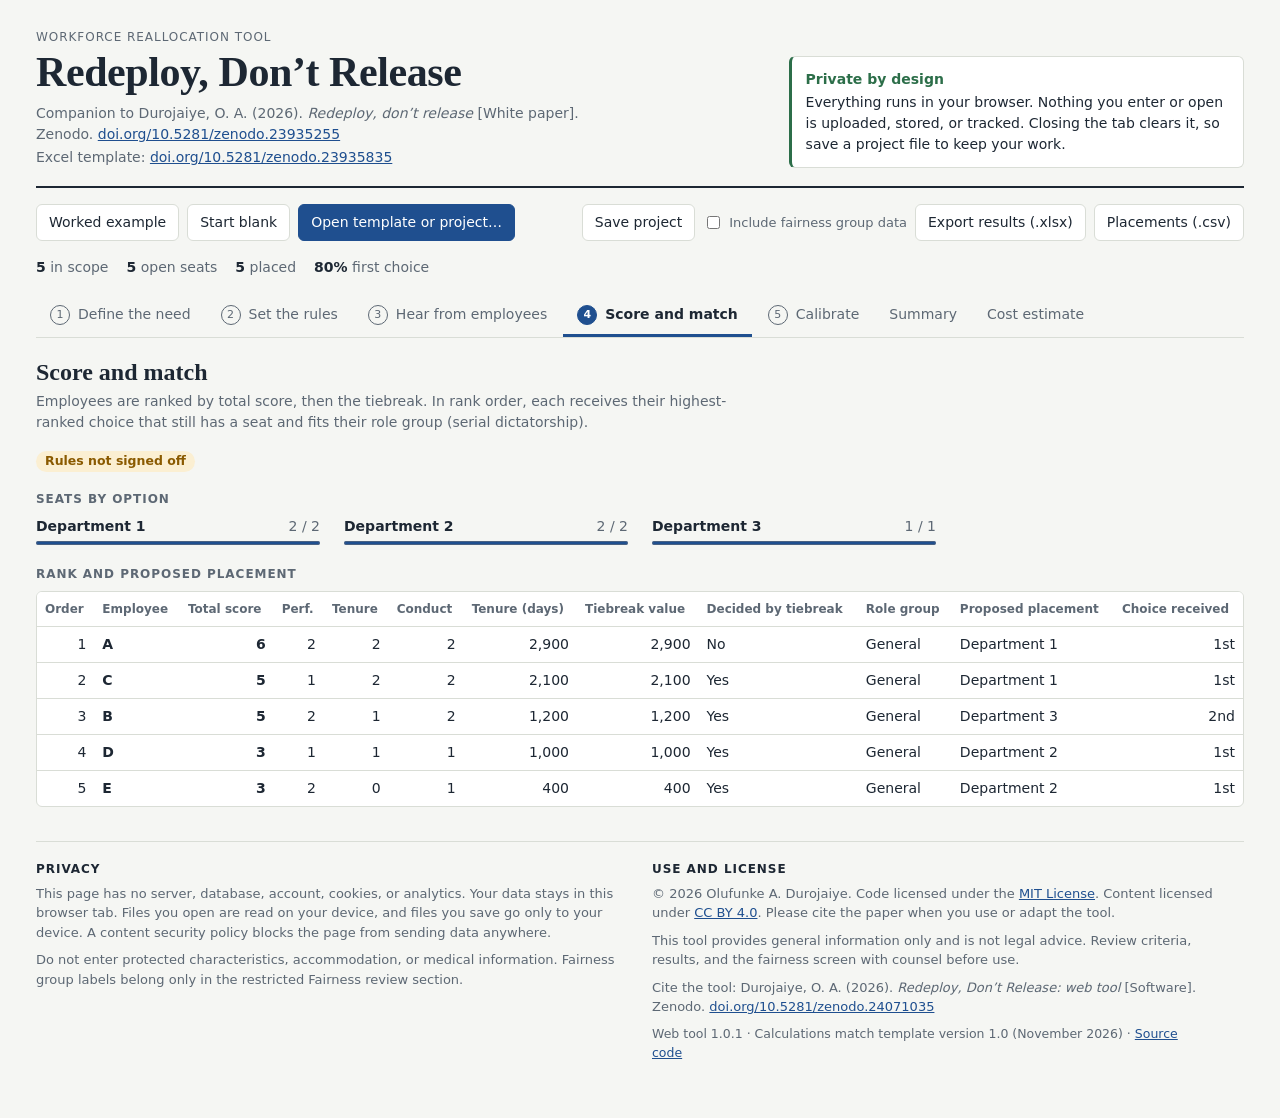
<file: index.html>
<!doctype html>
<html lang="en">
<head>
<meta charset="utf-8">
<meta name="viewport" content="width=device-width, initial-scale=1, viewport-fit=cover">
<meta http-equiv="Content-Security-Policy" content="default-src 'none'; script-src 'sha256-rdJxDVZrTXsWPtVxhUbE60QgPUvPitwoKujakRP2+mU='; style-src 'sha256-7DLd1S6zuUMvVNe+m9mGWU2sThpOgKJ++cnmmTwTb9U='; img-src data:; base-uri 'none'; form-action 'none'">
<meta name="referrer" content="no-referrer">
<meta name="description" content="Browser-only companion tool to Durojaiye (2026), Redeploy, don’t release. Matches employees to open seats using rules set in advance. No data leaves your device.">
<title>Redeploy, Don’t Release Tool</title>
<link rel="icon" href="data:,">
<style>
/* SPDX-License-Identifier: MIT | Copyright (c) 2026 Olufunke A. Durojaiye */
/* Layout: a working ledger. Masthead, toolbar, numbered step tabs, one working panel.
   Inputs follow the workbook's legend: pale yellow cells with blue text; calculated cells are plain. */
:root {
  --bg: #f5f6f3;
  --surface: #ffffff;
  --ink: #1d2733;
  --muted: #5d6874;
  --line: #d9ddd6;
  --accent: #1f4f8f;
  --accent-ink: #ffffff;
  --input-bg: #fff7d1;
  --input-ink: #1f4f8f;
  --input-line: #e8d88f;
  --out-bg: #f0f2ef;
  --ok: #2c6e49; --ok-bg: #e2f1e7;
  --warn: #8a5a00; --warn-bg: #fbefd2;
  --crit: #a8261b; --crit-bg: #fbe3df;
  --info: #1f4f8f; --info-bg: #e3ebf7;
  --restricted: #f7eef2; --restricted-line: #d9b7c6;
  --serif: "Iowan Old Style", "Palatino Linotype", Palatino, "Book Antiqua", Georgia, serif;
  --sans: system-ui, -apple-system, "Segoe UI", Roboto, "Helvetica Neue", Arial, sans-serif;
  --mono: ui-monospace, "SF Mono", Menlo, Consolas, monospace;
  --r: 6px;
}
@media (prefers-color-scheme: dark) {
  :root:not([data-theme="light"]) {
    --bg: #12161b; --surface: #1a2028; --ink: #e5e9ee; --muted: #9aa5b1; --line: #2e3742;
    --accent: #7fb0f0; --accent-ink: #0e1620; --input-bg: #2a2614; --input-ink: #a9c9ff; --input-line: #4a4320;
    --out-bg: #20272f; --ok: #7fd1a0; --ok-bg: #173325; --warn: #f0c36a; --warn-bg: #3a2c0f;
    --crit: #ff9b8f; --crit-bg: #3d1a16; --info: #a9c9ff; --info-bg: #1c2b40;
    --restricted: #2a1d24; --restricted-line: #5b3a4a; color-scheme: dark;
  }
}
:root[data-theme="dark"] {
  --bg: #12161b; --surface: #1a2028; --ink: #e5e9ee; --muted: #9aa5b1; --line: #2e3742;
  --accent: #7fb0f0; --accent-ink: #0e1620; --input-bg: #2a2614; --input-ink: #a9c9ff; --input-line: #4a4320;
  --out-bg: #20272f; --ok: #7fd1a0; --ok-bg: #173325; --warn: #f0c36a; --warn-bg: #3a2c0f;
  --crit: #ff9b8f; --crit-bg: #3d1a16; --info: #a9c9ff; --info-bg: #1c2b40;
  --restricted: #2a1d24; --restricted-line: #5b3a4a; color-scheme: dark;
}
* { box-sizing: border-box; }
body { background: var(--bg); color: var(--ink); font: 14px/1.5 var(--sans); margin: 0; }
a { color: var(--accent); }
.page { max-width: 1240px; margin: 0 auto; padding-block: 28px 48px;
  padding-left: max(16px, env(safe-area-inset-left, 0px)); padding-right: max(16px, env(safe-area-inset-right, 0px));
  display: flex; flex-direction: column; gap: 16px; }
.sr { position: absolute; width: 1px; height: 1px; overflow: hidden; clip: rect(0 0 0 0); }

.masthead { display: grid; grid-template-columns: minmax(0, 1.6fr) minmax(0, 1fr); gap: 24px; align-items: end;
  padding-bottom: 18px; border-bottom: 2px solid var(--ink); }
.eyebrow { margin: 0 0 4px; font-size: 12px; letter-spacing: .08em; text-transform: uppercase; color: var(--muted); }
h1 { font: 600 clamp(28px, 4.2vw, 42px)/1.08 var(--serif); margin: 0; text-wrap: balance; letter-spacing: -.01em; }
.cite + .cite { margin-top: 2px; }
.cite { margin: 8px 0 0; color: var(--muted); max-width: 62ch; }
.privacy { display: flex; flex-direction: column; gap: 2px; padding: 12px 14px; border: 1px solid var(--line);
  border-left: 3px solid var(--ok); background: var(--surface); border-radius: var(--r); }
.privacy b { color: var(--ok); }
.preview-note { margin: 0; padding: 8px 12px; background: var(--warn-bg); color: var(--warn); border-radius: var(--r); }

.toolbar { display: flex; flex-wrap: wrap; justify-content: space-between; gap: 10px; }
.tb-group { display: flex; flex-wrap: wrap; gap: 8px; align-items: center; }
button { font: inherit; cursor: pointer; }
.toolbar button, .btn-sm { border: 1px solid var(--line); background: var(--surface); color: var(--ink);
  padding: 7px 12px; border-radius: var(--r); }
.toolbar button:hover, .btn-sm:hover { border-color: var(--accent); color: var(--accent); }
.toolbar button.primary { background: var(--accent); color: var(--accent-ink); border-color: var(--accent); }
.toolbar button.primary:hover { filter: brightness(1.08); color: var(--accent-ink); }
.toolbar button.armed { border-color: var(--crit); color: var(--crit); }
.chk { display: inline-flex; gap: 6px; align-items: center; color: var(--muted); font-size: 13px; }
:focus-visible { outline: 2px solid var(--accent); outline-offset: 2px; }

.status { display: flex; flex-wrap: wrap; gap: 6px 18px; color: var(--muted); font-variant-numeric: tabular-nums; }
.status b { color: var(--ink); }

.tabs { display: flex; gap: 2px; overflow-x: auto; border-bottom: 1px solid var(--line); scrollbar-width: thin; }
.tabs button { flex: 0 0 auto; border: 0; background: none; color: var(--muted); padding: 10px 14px 9px;
  border-bottom: 3px solid transparent; display: inline-flex; gap: 8px; align-items: center; white-space: nowrap; }
.tabs button:hover { color: var(--ink); }
.tabs button[aria-selected="true"] { color: var(--ink); border-bottom-color: var(--accent); font-weight: 600; }
.tn { display: inline-grid; place-items: center; width: 20px; height: 20px; border-radius: 50%; font-size: 11px;
  border: 1px solid currentColor; font-variant-numeric: tabular-nums; }
.tabs button[aria-selected="true"] .tn { background: var(--accent); color: var(--accent-ink); border-color: var(--accent); }

#panel { display: flex; flex-direction: column; gap: 18px; min-width: 0; }
#panel:focus { outline: none; }
.p-head h2 { font: 600 24px/1.2 var(--serif); margin: 4px 0 4px; }
.p-head p { margin: 0; color: var(--muted); max-width: 80ch; }
.block { display: flex; flex-direction: column; gap: 8px; min-width: 0; }
.block h3 { margin: 0; font-size: 12px; letter-spacing: .08em; text-transform: uppercase; color: var(--muted); display: flex; gap: 10px; align-items: center; flex-wrap: wrap; }
.restricted { background: var(--restricted); border: 1px dashed var(--restricted-line); padding: 14px; border-radius: var(--r); }
.tag { text-transform: none; letter-spacing: 0; font-size: 12px; padding: 1px 8px; border-radius: 99px; background: var(--surface); border: 1px solid var(--restricted-line); color: var(--ink); }
.mini { font-size: 12.5px; color: var(--muted); margin: 0; }
.note { font-size: 13px; color: var(--muted); margin: 0; max-width: 90ch; }
.hint { font-size: 12px; color: var(--muted); }
.cols2 { display: grid; grid-template-columns: repeat(auto-fit, minmax(min(100%, 420px), 1fr)); gap: 18px; align-items: start; }
.cols3 { display: grid; grid-template-columns: repeat(auto-fit, minmax(min(100%, 280px), 1fr)); gap: 18px; align-items: start; }
.min0 { min-width: 0; }
.stack { display: flex; flex-direction: column; gap: 14px; min-width: 0; align-items: flex-start; }
.stack > * { max-width: 100%; }

.tbl-wrap { overflow-x: auto; border: 1px solid var(--line); border-radius: var(--r); background: var(--surface); }
table.grid { border-collapse: collapse; width: 100%; font-variant-numeric: tabular-nums; }
.grid th { text-align: left; font-weight: 600; font-size: 12px; color: var(--muted); padding: 8px; border-bottom: 1px solid var(--line); white-space: nowrap; background: var(--surface); }
.grid td { padding: 3px 4px; border-bottom: 1px solid var(--line); vertical-align: middle; }
.grid.ro td, .grid td.out, .summary td { padding: 7px 8px; }
.grid tbody tr:last-child td { border-bottom: 0; }
.grid tbody th { text-align: left; font-size: 13px; color: var(--ink); padding: 6px 8px; white-space: normal; }
.grid td.out { background: var(--out-bg); }
.th-out { background: var(--out-bg) !important; }
.grid .num { text-align: right; }
.grid .strong { font-weight: 700; }
.grid tr.grp th { background: var(--out-bg); text-transform: uppercase; letter-spacing: .07em; font-size: 11px; padding-top: 10px; }
.grid tr.total td { border-top: 2px solid var(--ink); }
.w-s { min-width: 84px; } .w-m { min-width: 130px; } .w-l { min-width: 190px; } .w-xl { min-width: 260px; } .w-x { width: 34px; }
.grid .narrow { width: 130px; }
.in { width: 100%; font: inherit; color: var(--input-ink); background: var(--input-bg); border: 1px solid var(--input-line);
  border-radius: 4px; padding: 5px 7px; min-height: 32px; }
.in:hover { border-color: var(--input-ink); }
select.in { padding-right: 4px; }
.x { border: 0; background: none; color: var(--muted); font-size: 18px; line-height: 1; padding: 4px 8px; border-radius: 4px; }
.x:hover { color: var(--crit); background: var(--crit-bg); }
.empty { color: var(--muted); padding: 14px 10px !important; font-style: italic; margin: 0; }
.grid-foot { display: flex; flex-wrap: wrap; gap: 12px; align-items: center; }
.pager { display: inline-flex; gap: 8px; align-items: center; color: var(--muted); font-variant-numeric: tabular-nums; }
.btn-sm:disabled { opacity: .45; cursor: default; color: var(--muted); border-color: var(--line); }

.f-row { display: grid; grid-template-columns: minmax(0, 260px) minmax(0, 240px) minmax(0, 1fr); gap: 12px; align-items: center;
  padding: 8px 0; border-bottom: 1px solid var(--line); }
.f-label { font-weight: 600; }
.f-note { margin: 0; color: var(--muted); font-size: 13px; }

.pill { display: inline-block; padding: 1px 9px; border-radius: 99px; font-size: 12.5px; font-weight: 600; white-space: nowrap; }
.pill-ok { color: var(--ok); background: var(--ok-bg); }
.pill-warn { color: var(--warn); background: var(--warn-bg); }
.pill-crit { color: var(--crit); background: var(--crit-bg); }
.pill-info { color: var(--info); background: var(--info-bg); }
.checks .calc { display: flex; flex-wrap: wrap; gap: 6px; }

.seats { list-style: none; margin: 0; padding: 0; display: grid; grid-template-columns: repeat(auto-fill, minmax(min(100%, 260px), 1fr)); gap: 8px 24px; }
.seats li { display: grid; grid-template-columns: minmax(0, 1fr) auto; gap: 2px 10px; align-items: center; }
.s-name { font-weight: 600; overflow-wrap: anywhere; }
.s-num { font-variant-numeric: tabular-nums; color: var(--muted); grid-column: 2; grid-row: 1; }
.seats progress { grid-column: 1 / -1; width: 100%; height: 8px; accent-color: var(--accent); }

.verdict { display: flex; flex-wrap: wrap; gap: 4px 16px; align-items: baseline; padding: 12px 14px; border-radius: var(--r); margin-bottom: 12px; }
.verdict b { font: 600 18px/1.3 var(--serif); }
.v-warn { background: var(--warn-bg); color: var(--warn); }
.v-ok { background: var(--ok-bg); color: var(--ok); }
.bigfig { display: flex; flex-direction: column; padding: 14px; border-top: 2px solid var(--ink); }
.bigfig span:first-child { color: var(--muted); font-size: 12px; text-transform: uppercase; letter-spacing: .08em; }
.bigfig b { font: 600 32px/1.2 var(--serif); font-variant-numeric: tabular-nums; }

.foot { margin-top: 18px; padding-top: 18px; border-top: 1px solid var(--line); display: grid; grid-template-columns: repeat(auto-fit, minmax(min(100%, 320px), 1fr)); gap: 24px; color: var(--muted); font-size: 13px; }
.foot h2 { font-size: 12px; text-transform: uppercase; letter-spacing: .08em; margin: 0 0 6px; color: var(--ink); }
.foot p { margin: 0 0 8px; max-width: 70ch; }

.toast { position: fixed; left: 50%; bottom: calc(18px + env(safe-area-inset-bottom, 0px)); transform: translate(-50%, 20px); opacity: 0;
  pointer-events: none; background: var(--ink); color: var(--bg); padding: 10px 16px; border-radius: var(--r); max-width: min(560px, calc(100vw - 32px));
  transition: opacity .2s, transform .2s; z-index: 20; }
.toast.show { opacity: 1; transform: translate(-50%, 0); }
.toast-crit { background: var(--crit); color: var(--crit-bg); }
.toast-warn { background: var(--warn); color: var(--warn-bg); }

@media (max-width: 760px) {
  .masthead { grid-template-columns: 1fr; }
  .f-row { grid-template-columns: 1fr; gap: 4px; }
}
@media (prefers-reduced-motion: reduce) { .toast { transition: none; } }

</style>
</head>
<body>
<div class="page">
  <header class="masthead">
    <div class="mh-title">
      <p class="eyebrow">Workforce reallocation tool</p>
      <h1>Redeploy, Don’t Release</h1>
      <p class="cite">Companion to Durojaiye, O. A. (2026). <i>Redeploy, don’t release</i> [White paper]. Zenodo. <a href="https://doi.org/10.5281/zenodo.23935255" target="_blank" rel="noopener noreferrer">doi.org/10.5281/zenodo.23935255</a></p>
      <p class="cite">Excel template: <a href="https://doi.org/10.5281/zenodo.23935835" target="_blank" rel="noopener noreferrer">doi.org/10.5281/zenodo.23935835</a></p>
    </div>
    <div class="privacy" role="note">
      <b>Private by design</b>
      <span>Everything runs in your browser. Nothing you enter or open is uploaded, stored, or tracked. Closing the tab clears it, so save a project file to keep your work.</span>
    </div>
  </header>

  <p class="preview-note" id="preview-note" hidden>You are viewing a preview. Opening files works here; saving and exporting work on the hosted site.</p>

  <div class="toolbar" role="toolbar" aria-label="Project">
    <div class="tb-group">
      <button type="button" id="b-example">Worked example</button>
      <button type="button" id="b-blank">Start blank</button>
      <button type="button" id="b-open" class="primary">Open template or project…</button>
      <input type="file" id="file" accept=".xlsx,.json" hidden>
    </div>
    <div class="tb-group">
      <button type="button" id="b-save">Save project</button>
      <label class="chk" for="incl-fair"><input type="checkbox" id="incl-fair"> Include fairness group data</label>
      <button type="button" id="b-xlsx">Export results (.xlsx)</button>
      <button type="button" id="b-csv">Placements (.csv)</button>
    </div>
  </div>

  <div class="status" id="status" aria-live="polite"></div>

  <nav class="tabs" role="tablist" aria-label="Steps"></nav>

  <main id="panel" role="tabpanel" tabindex="-1"></main>

  <footer class="foot">
    <div>
      <h2>Privacy</h2>
      <p>This page has no server, database, account, cookies, or analytics. Your data stays in this browser tab. Files you open are read on your device, and files you save go only to your device. A content security policy blocks the page from sending data anywhere.</p>
      <p>Do not enter protected characteristics, accommodation, or medical information. Fairness group labels belong only in the restricted Fairness review section.</p>
    </div>
    <div>
      <h2>Use and license</h2>
      <p>© 2026 Olufunke A. Durojaiye. Code licensed under the <a href="https://opensource.org/license/mit" target="_blank" rel="noopener noreferrer">MIT License</a>. Content licensed under <a href="https://creativecommons.org/licenses/by/4.0/" target="_blank" rel="noopener noreferrer">CC BY 4.0</a>. Please cite the paper when you use or adapt the tool.</p>
      <p>This tool provides general information only and is not legal advice. Review criteria, results, and the fairness screen with counsel before use.</p>
      <p>Cite the tool: Durojaiye, O. A. (2026). <i>Redeploy, Don’t Release: web tool</i> [Software]. Zenodo. <a href="https://doi.org/10.5281/zenodo.24071035" target="_blank" rel="noopener noreferrer">doi.org/10.5281/zenodo.24071035</a></p>
      <p class="mini">Web tool 1.0.1 · Calculations match template version 1.0 (November 2026) · <a href="https://github.com/olufunke-durojaiye/redeploy-dont-release-tool" target="_blank" rel="noopener noreferrer">Source code</a></p>
    </div>
  </footer>
</div>
<div class="toast" id="toast" role="status" aria-live="polite"></div>
<script>
/* SPDX-License-Identifier: MIT | Copyright (c) 2026 Olufunke A. Durojaiye */
/* Redeploy, Don't Release: matching engine.
   A direct port of the workbook formulas (Scoring, Matching, Calibration,
   Fairness Review, Summary, Cost Estimate). Pure functions: no I/O. */
var UNMATCHED = 'Unmatched – HR review';
var MAX_CHOICES = 10;

function lc(s) { return String(s == null ? '' : s).trim().toLowerCase(); }
function str(s) { return String(s == null ? '' : s).trim(); }
function num(v, d) {
  if (v === '' || v == null) return d === undefined ? 0 : d;
  var n = typeof v === 'number' ? v : parseFloat(String(v).replace(/[$,\s]/g, ''));
  return isFinite(n) ? n : (d === undefined ? 0 : d);
}
function parseISO(s) {
  var m = /^(\d{4})-(\d{2})-(\d{2})$/.exec(str(s));
  return m ? Date.UTC(+m[1], +m[2] - 1, +m[3]) : null;
}
function daysBetween(later, earlier) {
  var a = parseISO(later), b = parseISO(earlier);
  return a == null || b == null ? null : Math.round((a - b) / 86400000);
}
function same(a, b) { return Math.abs(a - b) < 1e-9; }

function compute(S) {
  var R = S.rules, out = { issues: [] };
  var wP = num(R.weights.perf.w), wT = num(R.weights.tenure.w), wC = num(R.weights.conduct.w);
  var missingPerf = num(R.missingPerf);

  /* ---------- Scoring ---------- */
  var scoring = [];
  S.employees.forEach(function (e, idx) {
    var id = str(e.id);
    if (!id) return;
    var inScope = lc(e.inScope) === 'y';
    var days = str(e.hire) ? daysBetween(R.asOf, e.hire) : null;
    var years = days == null ? null : Math.floor(days / 365.25);

    var perf;
    if (!str(e.band)) perf = missingPerf;
    else {
      var pb = R.perfBands.filter(function (b) { return str(b.label) && lc(b.label) === lc(e.band); })[0];
      perf = pb ? num(pb.points) : missingPerf;
    }

    var tenurePts = 0, tenureIssue = false;
    if (years != null) {
      var hit = null;
      R.tenure.forEach(function (t) { if (str(t.min) !== '' && num(t.min) <= years) hit = t; });
      if (hit) tenurePts = num(hit.points); else tenureIssue = true;
    }

    var cRows = R.conduct, conduct = cRows.length ? num(cRows[0].points) : 0;
    if (str(e.conduct)) {
      var cr = cRows.filter(function (c) { return str(c.label) && lc(c.label) === lc(e.conduct); })[0];
      if (cr) conduct = num(cr.points);
    }

    var total = perf * wP + tenurePts * wT + conduct * wC;
    var tb;
    if (R.tiebreak === 'Tenure (days)') tb = days == null ? 0 : days;
    else if (R.tiebreak === 'Performance points then tenure') tb = perf * 100000 + (days == null ? 0 : days);
    else tb = -num(e.draw);

    scoring.push({ id: id, idx: idx, inScope: inScope, days: days, years: years, perf: perf,
      tenurePts: tenurePts, conduct: conduct, total: total, tb: tb, tenureIssue: tenureIssue,
      group: str(e.group), rank: null, tieDecided: null });
  });

  var ranked = scoring.filter(function (s) { return s.inScope; });
  ranked.sort(function (a, b) {
    if (!same(a.total, b.total)) return b.total - a.total;
    if (!same(a.tb, b.tb)) return b.tb - a.tb;
    return a.idx - b.idx;
  });
  ranked.forEach(function (s, i) {
    s.rank = i + 1;
    var prev = ranked[i - 1], next = ranked[i + 1];
    s.tieDecided = !!((prev && same(prev.total, s.total)) || (next && same(next.total, s.total)));
  });
  out.scoring = scoring;

  /* ---------- Lookups (Excel MATCH: first match, case-insensitive) ---------- */
  var indexes = {};
  function firstBy(arr, key, val) {
    var tag = key + '|' + (arr === S.employees ? 'e' : arr === S.prefs ? 'p' : arr === S.needs ? 'n' : 'c');
    var ix = indexes[tag];
    if (!ix || ix.arr !== arr) {
      ix = indexes[tag] = { arr: arr, map: Object.create(null) };
      for (var i = 0; i < arr.length; i++) {
        var k = lc(arr[i][key]);
        if (k && !(k in ix.map)) ix.map[k] = arr[i];
      }
    }
    var v = lc(val);
    return v && v in ix.map ? ix.map[v] : null;
  }
  function choicesOf(p) {
    var c = [];
    for (var i = 1; i <= MAX_CHOICES; i++) c.push(str(p ? p['c' + i] : ''));
    return c;
  }

  /* ---------- Matching (serial dictatorship) ---------- */
  var placedCount = Object.create(null);
  var matching = ranked.map(function (s) {
    var emp = firstBy(S.employees, 'id', s.id);
    var group = emp ? str(emp.group) : '';
    var pref = firstBy(S.prefs, 'id', s.id);
    var choices = choicesOf(pref);
    var fits = choices.map(function (ch) {
      if (!ch) return false;
      var need = firstBy(S.needs, 'name', ch);
      if (!need) return false;
      var taken = placedCount[lc(ch)] || 0;
      if (!(num(need.seats) - taken > 0)) return false;
      var elig = str(need.eligible);
      if (lc(elig) === 'all') return true;
      var hay = (',' + elig.replace(/ /g, '') + ',').toLowerCase();
      var needle = (',' + group.replace(/ /g, '') + ',').toLowerCase();
      return hay.indexOf(needle) !== -1;
    });
    var k = fits.indexOf(true);
    var placement = k === -1 ? UNMATCHED : choices[k];
    placedCount[lc(placement)] = (placedCount[lc(placement)] || 0) + 1;
    return { order: s.rank, id: s.id, total: s.total, group: group, choices: choices,
      fits: fits, placement: placement, choiceReceived: k === -1 ? null : k + 1, s: s };
  });
  out.matching = matching;

  /* ---------- Calibration ---------- */
  var ov = S.overrides || {};
  var calibration = matching.map(function (m) {
    var o = Object.prototype.hasOwnProperty.call(ov, lc(m.id)) ? ov[lc(m.id)] : {};
    var overridePl = str(o.placement);
    var final = overridePl || m.placement;
    var changed = lc(final) !== lc(m.placement);
    var pref = firstBy(S.prefs, 'id', m.id);
    var fc = null;
    if (pref) {
      var ch = choicesOf(pref);
      for (var i = 0; i < ch.length; i++) if (ch[i] && lc(ch[i]) === lc(final)) { fc = i + 1; break; }
    }
    var doc = '';
    if (changed) doc = (!str(o.reason) || !str(o.approver) || !str(o.date)) ? 'Missing reason/approver/date' : 'OK';
    return { order: m.order, id: m.id, original: m.placement, override: overridePl, final: final,
      changed: changed, reason: str(o.reason), approver: str(o.approver), date: str(o.date),
      finalChoice: fc, doc: doc };
  });
  out.calibration = calibration;

  /* ---------- Needs: seats filled ---------- */
  var finalCount = Object.create(null);
  calibration.forEach(function (c) { finalCount[lc(c.final)] = (finalCount[lc(c.final)] || 0) + 1; });
  out.needs = S.needs.map(function (n) {
    if (!str(n.name)) return { filled: null, remaining: null };
    var filled = finalCount[lc(n.name)] || 0;
    return { filled: filled, remaining: num(n.seats) - filled };
  });

  /* ---------- Preferences: status ---------- */
  var prefIdCount = Object.create(null);
  S.prefs.forEach(function (p) { var k = lc(p.id); if (k) prefIdCount[k] = (prefIdCount[k] || 0) + 1; });
  out.prefStatus = S.prefs.map(function (p) {
    if (!str(p.id)) return '';
    if (!str(p.c1)) return 'Missing';
    if (!firstBy(S.employees, 'id', p.id)) return 'ID not found';
    if (prefIdCount[lc(p.id)] > 1) return 'Duplicate ID';
    return 'OK';
  });

  /* ---------- Fairness Review ---------- */
  var fav = R.favorable;
  var fEntries = (S.fairness || []).map(function (f) {
    if (!str(f.id)) return { favorable: null };
    var c = firstBy(calibration, 'id', f.id);
    if (!c) return { favorable: null };
    var v;
    if (fav === 'First choice') v = c.finalChoice === 1 ? 1 : 0;
    else if (fav === 'First or second choice') v = c.finalChoice != null && c.finalChoice <= 2 ? 1 : 0;
    else v = lc(c.final) === lc(UNMATCHED) ? 0 : 1;
    return { favorable: v };
  });
  var groups = [], gIndex = Object.create(null);
  (S.fairness || []).forEach(function (f, i) {
    var g = str(f.group);
    if (!g || fEntries[i].favorable == null) return;
    var key = g.toLowerCase();
    if (!(key in gIndex)) { gIndex[key] = groups.length; groups.push({ group: g, considered: 0, received: 0 }); }
    var G = groups[gIndex[key]];
    G.considered++; G.received += fEntries[i].favorable;
  });
  groups.forEach(function (G) { G.rate = G.considered ? G.received / G.considered : null; });
  var maxRate = Math.max.apply(null, [0].concat(groups.map(function (G) { return G.rate || 0; })));
  var thr = num(R.threshold, 0.8);
  groups.forEach(function (G) {
    G.impact = G.rate == null || maxRate === 0 ? null : G.rate / maxRate;
    G.below = G.impact != null && G.impact < thr;
  });
  out.fairness = { entries: fEntries, groups: groups };

  /* ---------- Review requests ---------- */
  out.reviewDays = (S.reviews || []).map(function (r) {
    var d = daysBetween(r.resolved, r.received);
    return d == null ? null : d;
  });

  /* ---------- Cost estimate ---------- */
  var C = S.cost;
  var perEmp = num(C.severance) + num(C.recruiting) + num(C.onboarding) + num(C.ramp)
             - num(C.training) - num(C.transition) - num(C.admin);
  var adjusted = num(C.count) * (1 - num(C.attrition));
  out.cost = { perEmployee: perEmp, adjusted: adjusted, total: perEmp * adjusted };

  /* ---------- Summary ---------- */
  var withId = S.employees.filter(function (e) { return str(e.id); });
  var n = calibration.length;
  var prefIds = Object.create(null);
  S.prefs.forEach(function (p) { if (str(p.id)) prefIds[lc(p.id)] = 1; });
  var placed = calibration.filter(function (c) { return lc(c.final) !== lc(UNMATCHED); }).length;
  out.summary = {
    inScope: withId.filter(function (e) { return lc(e.inScope) === 'y'; }).length,
    openSeats: S.needs.reduce(function (a, x) { return a + (str(x.name) ? num(x.seats) : 0); }, 0),
    notVerified: withId.filter(function (e) { return lc(e.check) !== 'verified'; }).length,
    noPrefs: withId.filter(function (e) { return lc(e.inScope) === 'y' && !prefIds[lc(e.id)]; }).length,
    rulesApproved: !!(str(R.signoff.by) && str(R.signoff.date)),
    placed: placed,
    unmatched: n - placed,
    firstRate: n ? calibration.filter(function (c) { return c.finalChoice === 1; }).length / n : null,
    firstSecondRate: n ? calibration.filter(function (c) { return c.finalChoice === 1 || c.finalChoice === 2; }).length / n : null,
    tiebreakShare: n ? ranked.filter(function (s) { return s.tieDecided; }).length / n : null,
    overrideRate: n ? calibration.filter(function (c) { return c.changed; }).length / n : null,
    missingDocs: calibration.filter(function (c) { return c.doc.indexOf('Missing') === 0; }).length,
    overfilled: out.needs.filter(function (x) { return x.remaining != null && x.remaining < 0; }).length,
    belowThreshold: groups.filter(function (G) { return G.below; }).length,
    reviewsReceived: (S.reviews || []).filter(function (r) { return str(r.id); }).length,
    reviewsPending: (S.reviews || []).filter(function (r) { return lc(r.outcome) === 'pending'; }).length,
    reviewsChanged: (S.reviews || []).filter(function (r) { return lc(r.outcome) === 'placement changed'; }).length,
    avoidedCost: out.cost.total,
    tenureIssues: scoring.filter(function (s) { return s.tenureIssue || (s.days != null && s.days < 0); }).length,
    missingHire: scoring.filter(function (s) { return s.days == null; }).length
  };
  return out;
}

if (typeof module !== 'undefined') module.exports = { compute: compute, UNMATCHED: UNMATCHED, num: num };

/* SPDX-License-Identifier: MIT AND CC-BY-4.0 | Copyright (c) 2026 Olufunke A. Durojaiye
   Code: MIT. Worked example data adapted from Appendix A of Durojaiye (2026): CC BY 4.0. */
/* Default rules and the worked example (Appendix A of the paper). */
function defaultRules() {
  return {
    asOf: '2026-10-01',
    tiebreak: 'Tenure (days)',
    missingPerf: '1',
    favorable: 'First choice',
    threshold: '0.8',
    weights: {
      perf: { w: '1', reason: 'Example: recent performance indicates readiness to perform in a new team.' },
      tenure: { w: '1', reason: 'Example: recognizes service; note tenure can correlate with age – test effects.' },
      conduct: { w: '1', reason: 'Example: documented conduct issues relevant to the role.' }
    },
    perfBands: [
      { label: 'Top rating band', points: '2' },
      { label: 'Middle rating band', points: '1' },
      { label: 'Lowest rating band', points: '0' }
    ],
    conduct: [
      { label: 'No warning', points: '2' },
      { label: 'Verbal warning', points: '1' },
      { label: 'Written or final warning', points: '0' }
    ],
    tenure: [
      { min: '0', points: '0' },
      { min: '2', points: '1' },
      { min: '5', points: '2' }
    ],
    signoff: { by: '', date: '', counsel: '' }
  };
}
function defaultCost() {
  return { severance: '6000', recruiting: '4000', onboarding: '5000', ramp: '7000',
    training: '3000', transition: '2000', admin: '1000', count: '100', attrition: '0' };
}
function blankState() {
  return { version: 1, rules: defaultRules(), needs: [], employees: [], prefs: [],
    overrides: {}, reviews: [], fairness: [], cost: defaultCost() };
}
function exampleState() {
  var S = blankState();
  var start = '2026-11-16';
  S.needs = [
    { name: 'Department 1', dept: 'Department 1', shift: 'Day', site: 'Site A', seats: '2', eligible: 'All', req: 'Example: completes standard onboarding in week 1', start: start },
    { name: 'Department 2', dept: 'Department 2', shift: 'Day', site: 'Site A', seats: '2', eligible: 'All', req: 'Example: forklift certification (training provided)', start: start },
    { name: 'Department 3', dept: 'Department 3', shift: 'Night', site: 'Site A', seats: '1', eligible: 'All', req: 'Example: night-shift availability', start: start }
  ];
  function emp(id, band, hire, conduct, draw) {
    return { id: id, role: 'Associate', dept: 'Department 4', group: 'General', inScope: 'Y',
      check: 'Verified', band: band, hire: hire, conduct: conduct, draw: draw, notes: '' };
  }
  S.employees = [
    emp('A', 'Top rating band', '2018-10-23', 'No warning', '0.62'),
    emp('B', 'Top rating band', '2023-06-19', 'No warning', '0.15'),
    emp('C', 'Middle rating band', '2020-12-31', 'No warning', '0.48'),
    emp('D', 'Middle rating band', '2024-01-05', 'Verbal warning', '0.91'),
    emp('E', 'Top rating band', '2025-08-27', 'Verbal warning', '0.27')
  ];
  function pref(id, a, b, c) {
    var p = { id: id, date: '2026-10-20' };
    for (var i = 1; i <= 10; i++) p['c' + i] = '';
    p.c1 = a; p.c2 = b; p.c3 = c;
    return p;
  }
  S.prefs = [
    pref('A', 'Department 1', 'Department 2', 'Department 3'),
    pref('B', 'Department 1', 'Department 3', 'Department 2'),
    pref('C', 'Department 1', 'Department 2', 'Department 3'),
    pref('D', 'Department 2', 'Department 1', 'Department 3'),
    pref('E', 'Department 2', 'Department 3', 'Department 1')
  ];
  S.fairness = [
    { id: 'A', group: '40 and over' }, { id: 'B', group: 'Under 40' }, { id: 'C', group: '40 and over' },
    { id: 'D', group: 'Under 40' }, { id: 'E', group: 'Under 40' }
  ];
  return S;
}
if (typeof module !== 'undefined') module.exports = { exampleState: exampleState, blankState: blankState };

/* SPDX-License-Identifier: MIT | Copyright (c) 2026 Olufunke A. Durojaiye */
/* Minimal, dependency-free .xlsx reader and writer.
   Reading uses the browser's built-in DecompressionStream; nothing leaves the device. */
var XLSX_LIMIT = 15 * 1024 * 1024;

function zipRead(buf) {
  var dv = new DataView(buf), u8 = new Uint8Array(buf), eocd = -1;
  for (var i = buf.byteLength - 22; i >= Math.max(0, buf.byteLength - 66000); i--) {
    if (dv.getUint32(i, true) === 0x06054b50) { eocd = i; break; }
  }
  if (eocd < 0) throw new Error('This file is not a valid .xlsx workbook.');
  var count = dv.getUint16(eocd + 10, true), p = dv.getUint32(eocd + 16, true), entries = {};
  var dec = new TextDecoder();
  for (var n = 0; n < count; n++) {
    if (dv.getUint32(p, true) !== 0x02014b50) throw new Error('The workbook is damaged (bad directory).');
    var method = dv.getUint16(p + 10, true), csize = dv.getUint32(p + 20, true);
    var nlen = dv.getUint16(p + 28, true), xlen = dv.getUint16(p + 30, true), clen = dv.getUint16(p + 32, true);
    var off = dv.getUint32(p + 42, true);
    var name = dec.decode(u8.subarray(p + 46, p + 46 + nlen));
    entries[name] = { method: method, csize: csize, off: off };
    p += 46 + nlen + xlen + clen;
  }
  return {
    has: function (name) { return name in entries; },
    text: async function (name) {
      var e = entries[name];
      if (!e) return null;
      var lnl = dv.getUint16(e.off + 26, true), lxl = dv.getUint16(e.off + 28, true);
      var start = e.off + 30 + lnl + lxl, data = u8.slice(start, start + e.csize);
      if (e.method === 0) return dec.decode(data);
      if (e.method !== 8) throw new Error('Unsupported compression in workbook.');
      if (typeof DecompressionStream === 'undefined') throw new Error('This browser cannot read .xlsx files. Use a current version of Chrome, Edge, Firefox or Safari.');
      var ds = new Blob([data]).stream().pipeThrough(new DecompressionStream('deflate-raw'));
      return await new Response(ds).text();
    }
  };
}

function colIndex(ref) {
  var m = /^([A-Z]+)(\d+)$/.exec(ref), c = 0;
  for (var i = 0; i < m[1].length; i++) c = c * 26 + (m[1].charCodeAt(i) - 64);
  return { c: c, r: +m[2] };
}

async function readWorkbook(buf) {
  var z = zipRead(buf), xml = new DOMParser();
  function parse(t) { return xml.parseFromString(t, 'application/xml'); }
  function tAll(node) { var s = ''; node.querySelectorAll('t').forEach(function (t) { s += t.textContent; }); return s; }
  var shared = [];
  var sst = await z.text('xl/sharedStrings.xml');
  if (sst) parse(sst).querySelectorAll('si').forEach(function (si) { shared.push(tAll(si)); });
  var wb = parse(await z.text('xl/workbook.xml'));
  var rels = parse(await z.text('xl/_rels/workbook.xml.rels')), relMap = {};
  rels.querySelectorAll('Relationship').forEach(function (r) { relMap[r.getAttribute('Id')] = r.getAttribute('Target'); });
  var sheets = {};
  var list = wb.querySelectorAll('sheet');
  for (var i = 0; i < list.length; i++) {
    var s = list[i], rid = s.getAttribute('r:id') || s.getAttributeNS('http://schemas.openxmlformats.org/officeDocument/2006/relationships', 'id');
    var target = relMap[rid] || '';
    target = target.replace(/^\//, '').replace(/^xl\//, '');
    var t = await z.text('xl/' + target);
    if (!t) continue;
    var cells = {};
    parse(t).querySelectorAll('sheetData c').forEach(function (c) {
      var type = c.getAttribute('t'), v = c.querySelector('v'), val;
      if (type === 's') val = v ? shared[+v.textContent] : '';
      else if (type === 'inlineStr') val = tAll(c);
      else if (type === 'str' || type === 'e') val = v ? v.textContent : '';
      else if (type === 'b') val = v ? (v.textContent === '1') : '';
      else val = v ? +v.textContent : '';
      cells[c.getAttribute('r')] = val;
    });
    sheets[s.getAttribute('name')] = cells;
  }
  return sheets;
}

/* Map the published template layout onto the tool's project format. */
function templateToState(sheets) {
  var need = ['Rules', 'Needs', 'Employees', 'Preferences'];
  need.forEach(function (n) {
    if (!sheets[n]) throw new Error('This workbook is missing the "' + n + '" tab. Import the Redeploy, Don’t Release template.');
  });
  function g(sh, ref) { var v = (sheets[sh] || {})[ref]; return v == null ? '' : v; }
  function s(sh, ref) { var v = g(sh, ref); return typeof v === 'boolean' ? (v ? 'TRUE' : 'FALSE') : String(v).trim(); }
  function d(sh, ref) {
    var v = g(sh, ref);
    if (typeof v === 'number' && v > 0) {
      var dt = new Date(Date.UTC(1899, 11, 30) + Math.round(v) * 86400000);
      return dt.toISOString().slice(0, 10);
    }
    v = String(v).trim();
    var m = /^(\d{4})-(\d{2})-(\d{2})/.exec(v);
    if (m) return m[0];
    m = /^(\d{1,2})\/(\d{1,2})\/(\d{4})$/.exec(v);
    if (m) return m[3] + '-' + ('0' + m[1]).slice(-2) + '-' + ('0' + m[2]).slice(-2);
    return '';
  }
  function nstr(sh, ref) { var v = g(sh, ref); return v === '' ? '' : String(v); }
  var S = blankState(), R = S.rules;
  R.asOf = d('Rules', 'C5'); R.tiebreak = s('Rules', 'C6') || R.tiebreak; R.missingPerf = nstr('Rules', 'C7');
  R.favorable = s('Rules', 'C8') || R.favorable; R.threshold = nstr('Rules', 'C9') || '0.8';
  R.weights.perf = { w: nstr('Rules', 'C13'), reason: s('Rules', 'D13') };
  R.weights.tenure = { w: nstr('Rules', 'C14'), reason: s('Rules', 'D14') };
  R.weights.conduct = { w: nstr('Rules', 'C15'), reason: s('Rules', 'D15') };
  function table(r0, r1, a, b, ka, kb) {
    var out = [];
    for (var r = r0; r <= r1; r++) {
      var x = s('Rules', a + r), y = nstr('Rules', b + r);
      if (x !== '' || y !== '') { var o = {}; o[ka] = x; o[kb] = y; out.push(o); }
    }
    return out;
  }
  R.perfBands = table(19, 23, 'B', 'C', 'label', 'points');
  R.conduct = table(27, 31, 'B', 'C', 'label', 'points');
  R.tenure = table(35, 39, 'B', 'C', 'min', 'points');
  R.signoff = { by: s('Rules', 'C43'), date: d('Rules', 'C44'), counsel: s('Rules', 'C45') };

  function rows(sheet, from, to, test) {
    var out = [];
    for (var r = from; r <= to; r++) if (test(r)) out.push(r);
    return out;
  }
  var needsEnd = 5;
  while (needsEnd < 500 && s('Needs', 'A' + needsEnd).toLowerCase() !== 'total') needsEnd++;
  S.needs = rows('Needs', 5, needsEnd - 1, function (r) { return s('Needs', 'A' + r) !== ''; }).map(function (r) {
    return { name: s('Needs', 'A' + r), dept: s('Needs', 'B' + r), shift: s('Needs', 'C' + r), site: s('Needs', 'D' + r),
      seats: nstr('Needs', 'E' + r), eligible: s('Needs', 'F' + r), req: s('Needs', 'G' + r), start: d('Needs', 'H' + r) };
  });
  S.employees = rows('Employees', 5, 2004, function (r) { return s('Employees', 'A' + r) !== ''; }).map(function (r) {
    return { id: s('Employees', 'A' + r), role: s('Employees', 'B' + r), dept: s('Employees', 'C' + r), group: s('Employees', 'D' + r),
      inScope: s('Employees', 'E' + r), check: s('Employees', 'F' + r), band: s('Employees', 'G' + r), hire: d('Employees', 'H' + r),
      conduct: s('Employees', 'I' + r), draw: nstr('Employees', 'J' + r), notes: s('Employees', 'K' + r) };
  });
  var cols = 'BCDEFGHIJK';
  S.prefs = rows('Preferences', 5, 2004, function (r) { return s('Preferences', 'A' + r) !== ''; }).map(function (r) {
    var p = { id: s('Preferences', 'A' + r), date: d('Preferences', 'L' + r) };
    for (var i = 0; i < 10; i++) p['c' + (i + 1)] = s('Preferences', cols[i] + r);
    return p;
  });
  for (var r = 5; r <= 504; r++) {
    var id = s('Calibration', 'M' + r);
    if (!id || /^(__proto__|constructor|prototype)$/i.test(id) || Object.prototype.hasOwnProperty.call(S.overrides, id.toLowerCase())) continue;
    S.overrides[id.toLowerCase()] = { placement: s('Calibration', 'N' + r), reason: s('Calibration', 'O' + r),
      approver: s('Calibration', 'P' + r), date: d('Calibration', 'Q' + r) };
  }
  S.reviews = rows('Review Requests', 5, 1004, function (r) {
    return s('Review Requests', 'A' + r) !== '' && 'BCDEFG'.split('').some(function (c) { return s('Review Requests', c + r) !== ''; });
  }).map(function (r) {
    return { id: s('Review Requests', 'A' + r), received: d('Review Requests', 'B' + r), type: s('Review Requests', 'C' + r),
      desc: s('Review Requests', 'D' + r), reviewer: s('Review Requests', 'E' + r), outcome: s('Review Requests', 'F' + r),
      resolved: d('Review Requests', 'G' + r) };
  });
  S.fairness = rows('Fairness Review', 5, 2004, function (r) { return s('Fairness Review', 'A' + r) !== ''; }).map(function (r) {
    return { id: s('Fairness Review', 'A' + r), group: s('Fairness Review', 'B' + r) };
  });
  if (sheets['Cost Estimate']) {
    var C = S.cost;
    C.severance = nstr('Cost Estimate', 'C5'); C.recruiting = nstr('Cost Estimate', 'C6'); C.onboarding = nstr('Cost Estimate', 'C7');
    C.ramp = nstr('Cost Estimate', 'C8'); C.training = nstr('Cost Estimate', 'C9'); C.transition = nstr('Cost Estimate', 'C10');
    C.admin = nstr('Cost Estimate', 'C11'); C.count = nstr('Cost Estimate', 'C16'); C.attrition = nstr('Cost Estimate', 'C17');
  }
  return S;
}

/* ---------- Writer: stored (uncompressed) zip, inline strings ---------- */
var CRC_TABLE = (function () {
  var t = new Uint32Array(256);
  for (var n = 0; n < 256; n++) { var c = n; for (var k = 0; k < 8; k++) c = c & 1 ? 0xEDB88320 ^ (c >>> 1) : c >>> 1; t[n] = c >>> 0; }
  return t;
})();
function crc32(u8) { var c = 0xFFFFFFFF; for (var i = 0; i < u8.length; i++) c = CRC_TABLE[(c ^ u8[i]) & 0xFF] ^ (c >>> 8); return (c ^ 0xFFFFFFFF) >>> 0; }

function zipWrite(files) {
  var enc = new TextEncoder(), parts = [], central = [], offset = 0;
  files.forEach(function (f) {
    var name = enc.encode(f.name), data = enc.encode(f.text), crc = crc32(data);
    var h = new DataView(new ArrayBuffer(30));
    h.setUint32(0, 0x04034b50, true); h.setUint16(4, 20, true); h.setUint16(8, 0, true);
    h.setUint32(14, crc, true); h.setUint32(18, data.length, true); h.setUint32(22, data.length, true);
    h.setUint16(26, name.length, true);
    parts.push(new Uint8Array(h.buffer), name, data);
    var c = new DataView(new ArrayBuffer(46));
    c.setUint32(0, 0x02014b50, true); c.setUint16(4, 20, true); c.setUint16(6, 20, true);
    c.setUint32(16, crc, true); c.setUint32(20, data.length, true); c.setUint32(24, data.length, true);
    c.setUint16(28, name.length, true); c.setUint32(42, offset, true);
    central.push(new Uint8Array(c.buffer), name);
    offset += 30 + name.length + data.length;
  });
  var csize = central.reduce(function (a, b) { return a + b.length; }, 0);
  var e = new DataView(new ArrayBuffer(22));
  e.setUint32(0, 0x06054b50, true); e.setUint16(8, files.length, true); e.setUint16(10, files.length, true);
  e.setUint32(12, csize, true); e.setUint32(16, offset, true);
  return new Blob(parts.concat(central, [new Uint8Array(e.buffer)]),
    { type: 'application/vnd.openxmlformats-officedocument.spreadsheetml.sheet' });
}

function xesc(s) {
  return String(s).replace(/[&<>"]/g, function (c) { return { '&': '&amp;', '<': '&lt;', '>': '&gt;', '"': '&quot;' }[c]; })
    .replace(/[\u0000-\u0008\u000B\u000C\u000E-\u001F]/g, '');
}
function colName(i) { var s = ''; i++; while (i > 0) { var m = (i - 1) % 26; s = String.fromCharCode(65 + m) + s; i = Math.floor((i - 1) / 26); } return s; }

/* sheets: [{name, rows:[[...]], header: true}] ; cells: number | string | {v, pct:true} */
function buildXlsx(sheets) {
  var files = [];
  var ct = '<?xml version="1.0" encoding="UTF-8" standalone="yes"?><Types xmlns="http://schemas.openxmlformats.org/package/2006/content-types">' +
    '<Default Extension="rels" ContentType="application/vnd.openxmlformats-package.relationships+xml"/><Default Extension="xml" ContentType="application/xml"/>' +
    '<Override PartName="/xl/workbook.xml" ContentType="application/vnd.openxmlformats-officedocument.spreadsheetml.sheet.main+xml"/>' +
    '<Override PartName="/xl/styles.xml" ContentType="application/vnd.openxmlformats-officedocument.spreadsheetml.styles+xml"/>' +
    sheets.map(function (s, i) { return '<Override PartName="/xl/worksheets/sheet' + (i + 1) + '.xml" ContentType="application/vnd.openxmlformats-officedocument.spreadsheetml.worksheet+xml"/>'; }).join('') +
    '</Types>';
  files.push({ name: '[Content_Types].xml', text: ct });
  files.push({ name: '_rels/.rels', text: '<?xml version="1.0" encoding="UTF-8" standalone="yes"?><Relationships xmlns="http://schemas.openxmlformats.org/package/2006/relationships"><Relationship Id="rId1" Type="http://schemas.openxmlformats.org/officeDocument/2006/relationships/officeDocument" Target="xl/workbook.xml"/></Relationships>' });
  files.push({ name: 'xl/workbook.xml', text: '<?xml version="1.0" encoding="UTF-8" standalone="yes"?><workbook xmlns="http://schemas.openxmlformats.org/spreadsheetml/2006/main" xmlns:r="http://schemas.openxmlformats.org/officeDocument/2006/relationships"><sheets>' +
    sheets.map(function (s, i) { return '<sheet name="' + xesc(s.name.slice(0, 31)) + '" sheetId="' + (i + 1) + '" r:id="rId' + (i + 1) + '"/>'; }).join('') + '</sheets></workbook>' });
  files.push({ name: 'xl/_rels/workbook.xml.rels', text: '<?xml version="1.0" encoding="UTF-8" standalone="yes"?><Relationships xmlns="http://schemas.openxmlformats.org/package/2006/relationships">' +
    sheets.map(function (s, i) { return '<Relationship Id="rId' + (i + 1) + '" Type="http://schemas.openxmlformats.org/officeDocument/2006/relationships/worksheet" Target="worksheets/sheet' + (i + 1) + '.xml"/>'; }).join('') +
    '<Relationship Id="rId' + (sheets.length + 1) + '" Type="http://schemas.openxmlformats.org/officeDocument/2006/relationships/styles" Target="styles.xml"/></Relationships>' });
  files.push({ name: 'xl/styles.xml', text: '<?xml version="1.0" encoding="UTF-8" standalone="yes"?><styleSheet xmlns="http://schemas.openxmlformats.org/spreadsheetml/2006/main">' +
    '<fonts count="2"><font><sz val="11"/><name val="Calibri"/></font><font><b/><sz val="11"/><name val="Calibri"/></font></fonts>' +
    '<fills count="2"><fill><patternFill patternType="none"/></fill><fill><patternFill patternType="gray125"/></fill></fills>' +
    '<borders count="1"><border><left/><right/><top/><bottom/><diagonal/></border></borders>' +
    '<cellStyleXfs count="1"><xf numFmtId="0" fontId="0" fillId="0" borderId="0"/></cellStyleXfs>' +
    '<cellXfs count="3"><xf numFmtId="0" fontId="0" fillId="0" borderId="0" xfId="0"/><xf numFmtId="0" fontId="1" fillId="0" borderId="0" xfId="0" applyFont="1"/><xf numFmtId="10" fontId="0" fillId="0" borderId="0" xfId="0" applyNumberFormat="1"/></cellXfs>' +
    '<cellStyles count="1"><cellStyle name="Normal" xfId="0" builtinId="0"/></cellStyles></styleSheet>' });
  sheets.forEach(function (s, i) {
    var maxCols = s.rows.reduce(function (a, r) { return Math.max(a, r.length); }, 1);
    var colsXml = '<cols>' + Array.from({ length: maxCols }, function (_, k) {
      var w = s.rows.reduce(function (a, r) { var v = r[k]; v = v && typeof v === 'object' ? v.v : v; return Math.max(a, String(v == null ? '' : v).length); }, 8);
      return '<col min="' + (k + 1) + '" max="' + (k + 1) + '" width="' + Math.min(60, w + 2) + '" customWidth="1"/>';
    }).join('') + '</cols>';
    var body = s.rows.map(function (row, r) {
      return '<row r="' + (r + 1) + '">' + row.map(function (cell, c) {
        var ref = colName(c) + (r + 1), bold = s.header && r === 0 ? ' s="1"' : '';
        var v = cell, pct = false;
        if (v && typeof v === 'object') { pct = !!v.pct; v = v.v; }
        if (v == null || v === '') return '';
        if (typeof v === 'number' && isFinite(v)) return '<c r="' + ref + '"' + (pct ? ' s="2"' : bold) + '><v>' + v + '</v></c>';
        return '<c r="' + ref + '" t="inlineStr"' + bold + '><is><t xml:space="preserve">' + xesc(v) + '</t></is></c>';
      }).join('') + '</row>';
    }).join('');
    files.push({ name: 'xl/worksheets/sheet' + (i + 1) + '.xml', text: '<?xml version="1.0" encoding="UTF-8" standalone="yes"?><worksheet xmlns="http://schemas.openxmlformats.org/spreadsheetml/2006/main">' + colsXml + '<sheetData>' + body + '</sheetData></worksheet>' });
  });
  return zipWrite(files);
}

/* SPDX-License-Identifier: MIT | Copyright (c) 2026 Olufunke A. Durojaiye */
/* Redeploy, Don't Release: web tool UI. All processing happens in this page. */
(function () {
  'use strict';
  var PREVIEW = !!window.__RDR_PREVIEW;
  var state = exampleState();
  var dirty = false, current = 'match', calcs = [], pending = [], toastTimer = null;
  var panel = document.getElementById('panel');
  var MAX_ROWS = 5000, PAGE = 100, pageOf = {};
  var BAD_KEYS = { '__proto__': 1, 'constructor': 1, 'prototype': 1 };
  function pageCtl(list, total) {
    if (total <= PAGE) return '';
    var p = Math.min(pageOf[list] || 0, Math.ceil(total / PAGE) - 1), from = p * PAGE + 1, to = Math.min(total, from + PAGE - 1);
    return '<span class="pager"><button class="btn-sm" type="button" data-act="page" data-list="' + list + '" data-p="' + (p - 1) + '"' + (p === 0 ? ' disabled' : '') + '>Previous</button>' +
      '<span>Rows ' + from + '\u2013' + to + ' of ' + total + '</span><button class="btn-sm" type="button" data-act="page" data-list="' + list + '" data-p="' + (p + 1) + '"' + (to >= total ? ' disabled' : '') + '>Next</button></span>';
  }
  function pageRange(list, total) {
    var p = Math.max(0, Math.min(pageOf[list] || 0, Math.ceil(total / PAGE) - 1));
    pageOf[list] = p;
    return [p * PAGE, Math.min(total, p * PAGE + PAGE)];
  }

  /* ---------- helpers ---------- */
  function esc(s) {
    return String(s == null ? '' : s).replace(/[&<>"']/g, function (c) {
      return { '&': '&amp;', '<': '&lt;', '>': '&gt;', '"': '&quot;', "'": '&#39;' }[c];
    });
  }
  function lcs(s) { return String(s == null ? '' : s).trim().toLowerCase(); }
  function pct(x) { return x == null ? '–' : (Math.round(x * 1000) / 10) + '%'; }
  function money(x) { return x == null || !isFinite(x) ? '–' : x.toLocaleString('en-US', { style: 'currency', currency: 'USD', maximumFractionDigits: 0 }); }
  function n2(x) { return x == null || x === '' ? '–' : (Math.round(x * 100) / 100).toLocaleString('en-US'); }
  function calc(fn) { pending.push(fn); return '<span class="calc" data-c="' + (pending.length - 1) + '"></span>'; }
  function pill(kind, text) { return '<span class="pill pill-' + kind + '">' + esc(text) + '</span>'; }
  function fid(path) { return 'f-' + path.replace(/[^A-Za-z0-9_-]/g, '_'); }
  function today() { var d = new Date(); return d.getFullYear() + '-' + ('0' + (d.getMonth() + 1)).slice(-2) + '-' + ('0' + d.getDate()).slice(-2); }
  function getPath(path) {
    var o = state, parts = path.split('.');
    for (var i = 0; i < parts.length; i++) { if (o == null) return ''; o = o[parts[i]]; }
    return o == null ? '' : o;
  }
  function setPath(path, v) {
    var o = state, parts = path.split('.');
    for (var i = 0; i < parts.length - 1; i++) o = o[parts[i]];
    o[parts[parts.length - 1]] = v;
  }
  function toast(msg, kind) {
    var t = document.getElementById('toast');
    t.textContent = msg; t.className = 'toast show' + (kind ? ' toast-' + kind : '');
    clearTimeout(toastTimer);
    toastTimer = setTimeout(function () { t.className = 'toast'; }, 5200);
  }
  function normDate(v) {
    v = String(v).trim();
    var m = /^(\d{1,2})\/(\d{1,2})\/(\d{4})$/.exec(v);
    if (m) return m[3] + '-' + ('0' + m[1]).slice(-2) + '-' + ('0' + m[2]).slice(-2);
    m = /^(\d{4})-(\d{1,2})-(\d{1,2})/.exec(v);
    if (m) return m[1] + '-' + ('0' + m[2]).slice(-2) + '-' + ('0' + m[3]).slice(-2);
    return v;
  }

  /* ---------- form controls ---------- */
  function input(path, type, label, extra) {
    var v = getPath(path), id = fid(path);
    var t = type === 'number' ? 'text" inputmode="decimal' : type;
    return '<input class="in" id="' + id + '" type="' + t + '" data-path="' + esc(path) + '" value="' + esc(v) + '" aria-label="' + esc(label) + '"' + (extra || '') + '>';
  }
  function select(path, options, label) {
    var v = String(getPath(path)), id = fid(path), found = false;
    var opts = options.map(function (o) {
      var sel = lcs(o) === lcs(v) && v !== '' ? (found = true, ' selected') : '';
      return '<option value="' + esc(o) + '"' + sel + '>' + esc(o || '—') + '</option>';
    });
    if (v !== '' && !found) opts.push('<option value="' + esc(v) + '" selected>' + esc(v) + ' (not in list)</option>');
    return '<select class="in" id="' + id + '" data-path="' + esc(path) + '" aria-label="' + esc(label) + '">' + opts.join('') + '</select>';
  }

  /* Editable grid. cols: {k,label,type,opts,size,calc} */
  function grid(list, cols, opts) {
    var rows = state[list] || getPath(list);
    var keys = cols.filter(function (c) { return !c.calc; }).map(function (c) { return c.k; });
    var h = '<div class="tbl-wrap"><table class="grid" data-list="' + list + '" data-keys="' + keys.join(',') + '"><thead><tr>' +
      cols.map(function (c) { return '<th class="' + (c.calc ? 'th-out ' : '') + 'w-' + (c.size || 'm') + '" scope="col">' + esc(c.label) + '</th>'; }).join('') +
      '<th class="w-x"><span class="sr">Remove</span></th></tr></thead><tbody>';
    if (!rows.length) {
      h += '<tr><td class="empty" colspan="' + (cols.length + 1) + '">' + esc(opts.empty) + '</td></tr>';
    }
    var rg = pageRange(list, rows.length);
    rows.slice(rg[0], rg[1]).forEach(function (row, j) {
      var i = rg[0] + j;
      h += '<tr>' + cols.map(function (c) {
        var path = list + '.' + i + '.' + c.k, label = c.label + ', row ' + (i + 1);
        if (c.calc) return '<td class="out">' + calc(function (R) { return c.calc(R, i); }) + '</td>';
        if (c.type === 'select') return '<td>' + select(path, [''].concat(c.opts()), label) + '</td>';
        return '<td>' + input(path, c.type || 'text', label) + '</td>';
      }).join('') + '<td><button class="x" type="button" data-act="del" data-list="' + list + '" data-i="' + i + '" aria-label="Remove row ' + (i + 1) + '">×</button></td></tr>';
    });
    h += '</tbody></table></div><div class="grid-foot"><button class="btn-sm" type="button" data-act="add" data-list="' + list + '">+ ' + esc(opts.add) + '</button>' + pageCtl(list, rows.length) +
      '<span class="hint">Paste rows copied from Excel into any cell to fill several at once.</span></div>';
    return h;
  }
  var NEW_ROW = {
    needs: function () { return { name: '', dept: '', shift: '', site: '', seats: '', eligible: 'All', req: '', start: '' }; },
    employees: function () { return { id: '', role: '', dept: '', group: '', inScope: 'Y', check: 'Pending', band: '', hire: '', conduct: '', draw: '', notes: '' }; },
    prefs: function () { var p = { id: '', date: '' }; for (var i = 1; i <= 10; i++) p['c' + i] = ''; return p; },
    reviews: function () { return { id: '', received: '', type: '', desc: '', reviewer: '', outcome: 'Pending', resolved: '' }; },
    fairness: function () { return { id: '', group: '' }; },
    'rules.perfBands': function () { return { label: '', points: '' }; },
    'rules.conduct': function () { return { label: '', points: '' }; },
    'rules.tenure': function () { return { min: '', points: '' }; }
  };
  function listRef(list) { return state[list] || getPath(list); }
  function optionNames() { return state.needs.map(function (n) { return String(n.name).trim(); }).filter(Boolean); }

  /* ---------- tabs ---------- */
  var TABS = [
    { id: 'need', n: '1', label: 'Define the need', render: renderNeed },
    { id: 'rules', n: '2', label: 'Set the rules', render: renderRules },
    { id: 'people', n: '3', label: 'Hear from employees', render: renderPeople },
    { id: 'match', n: '4', label: 'Score and match', render: renderMatch },
    { id: 'calibrate', n: '5', label: 'Calibrate', render: renderCalibrate },
    { id: 'summary', n: '', label: 'Summary', render: renderSummary },
    { id: 'cost', n: '', label: 'Cost estimate', render: renderCost }
  ];

  function head(title, lede) {
    return '<header class="p-head"><h2>' + esc(title) + '</h2><p>' + lede + '</p></header>';
  }

  function renderNeed() {
    return head('Define the need', 'One row per open option: a department, shift, or site. Option names must be unique; employees rank these names.') +
      grid('needs', [
        { k: 'name', label: 'Option (unique name)', size: 'l' },
        { k: 'dept', label: 'Department' }, { k: 'shift', label: 'Shift', size: 's' }, { k: 'site', label: 'Site', size: 's' },
        { k: 'seats', label: 'Open seats', type: 'number', size: 's' },
        { k: 'eligible', label: 'Eligible role groups', size: 'l' },
        { k: 'req', label: 'Role requirements', size: 'xl' },
        { k: 'start', label: 'Start date', type: 'date' },
        { k: 'filled', label: 'Seats filled', size: 's', calc: function (R, i) { var x = R.needs[i]; return x && x.filled != null ? String(x.filled) : ''; } },
        { k: 'remaining', label: 'Remaining', size: 's', calc: function (R, i) {
          var x = R.needs[i]; if (!x || x.remaining == null) return '';
          return x.remaining < 0 ? pill('crit', x.remaining + ' over') : String(x.remaining);
        } }
      ], { add: 'Add option', empty: 'No open options yet. Add the first one below.' }) +
      '<p class="note">Eligible role groups: enter <b>All</b>, or a comma-separated list that matches the Role group column on the Employees step, e.g. <i>Assembly, Logistics</i>.</p>';
  }

  function renderRules() {
    var R = state.rules;
    function row(label, ctrl, note) {
      return '<div class="f-row"><label class="f-label" for="' + ctrl.id + '">' + esc(label) + '</label><div class="f-ctrl">' + ctrl.html + '</div><p class="f-note">' + esc(note) + '</p></div>';
    }
    function c(path, type, label) { return { id: fid(path), html: input(path, type, label) }; }
    function s(path, o, label) { return { id: fid(path), html: select(path, o, label) }; }
    var weights = ['perf', 'tenure', 'conduct'].map(function (k) {
      var name = { perf: 'Performance', tenure: 'Tenure', conduct: 'Conduct record (current review period)' }[k];
      return '<tr><th scope="row">' + esc(name) + '</th><td>' + input('rules.weights.' + k + '.w', 'number', name + ' weight') + '</td><td>' +
        input('rules.weights.' + k + '.reason', 'text', name + ' business reason') + '</td><td class="out">' +
        calc(function () { return String(state.rules.weights[k].reason).trim() ? '' : pill('warn', 'Reason required'); }) + '</td></tr>';
    }).join('');
    return head('Set the rules', 'Finalize and record every rule <b>before</b> reviewing any individual result. If a rule must change later, document why and rerun for everyone.') +
      '<section class="block"><h3>General settings</h3>' +
      row('As-of date for tenure', c('rules.asOf', 'date', 'As-of date'), 'Date used to calculate completed service.') +
      row('Tiebreak rule', s('rules.tiebreak', ['Tenure (days)', 'Performance points then tenure', 'Random draw'], 'Tiebreak rule'), 'Chosen in advance. Check the Summary for the share of ranks decided by tiebreak.') +
      row('Points if performance rating is missing', c('rules.missingPerf', 'number', 'Points if rating missing'), 'Example rule: a missing rating scores as the middle band.') +
      row('Favorable outcome for fairness screen', s('rules.favorable', ['First choice', 'First or second choice', 'Any placement'], 'Favorable outcome'), 'Define the favorable outcome before running the screen.') +
      row('Screening threshold (four-fifths rule)', c('rules.threshold', 'number', 'Screening threshold'), 'An impact ratio below this level triggers review. A screening measure, not proof of discrimination.') +
      '</section><section class="block"><h3>Criteria and weights</h3><div class="tbl-wrap"><table class="grid"><thead><tr><th class="w-l" scope="col">Criterion</th><th class="w-s narrow" scope="col">Weight (multiplier)</th><th class="w-xl" scope="col">Business reason (required)</th><th class="w-m th-out" scope="col">Check</th></tr></thead><tbody>' + weights + '</tbody></table></div></section>' +
      '<div class="cols3"><section class="block"><h3>Performance points</h3><p class="mini">Convert every rating system to these bands.</p>' +
      grid('rules.perfBands', [{ k: 'label', label: 'Rating band', size: 'l' }, { k: 'points', label: 'Points', type: 'number', size: 's' }], { add: 'Add band', empty: 'No bands.' }) +
      '</section><section class="block"><h3>Conduct points</h3><p class="mini">A blank conduct entry scores as the first row.</p>' +
      grid('rules.conduct', [{ k: 'label', label: 'Conduct record', size: 'l' }, { k: 'points', label: 'Points', type: 'number', size: 's' }], { add: 'Add level', empty: 'No levels.' }) +
      '</section><section class="block"><h3>Tenure points</h3><p class="mini">Minimum completed years, ascending. A missing hire date scores 0.</p>' +
      grid('rules.tenure', [{ k: 'min', label: 'Min. years', type: 'number', size: 's' }, { k: 'points', label: 'Points', type: 'number', size: 's' }], { add: 'Add step', empty: 'No steps.' }) +
      '</section></div><section class="block"><h3>Rules sign-off</h3>' +
      row('Rules approved by', c('rules.signoff.by', 'text', 'Rules approved by'), 'Name and role of the approver.') +
      row('Approval date', c('rules.signoff.date', 'date', 'Approval date'), 'Approve rules before reviewing results.') +
      row('Counsel review completed', s('rules.signoff.counsel', ['', 'Y', 'N'], 'Counsel review completed'), 'Review criteria and results with counsel before use.') +
      '</section>';
  }

  function renderPeople() {
    var bands = function () { return state.rules.perfBands.map(function (b) { return b.label; }).filter(Boolean); };
    var conducts = function () { return state.rules.conduct.map(function (b) { return b.label; }).filter(Boolean); };
    var choiceCols = [];
    for (var i = 1; i <= 10; i++) choiceCols.push({ k: 'c' + i, label: 'Choice ' + i, type: 'select', opts: optionNames });
    return head('Hear from employees', 'One row per employee in the exercise. Do <b>not</b> enter protected characteristics, accommodation, or medical information here.') +
      '<section class="block"><h3>Employees</h3>' +
      grid('employees', [
        { k: 'id', label: 'Employee ID', size: 's' }, { k: 'role', label: 'Current role' }, { k: 'dept', label: 'Current department' },
        { k: 'group', label: 'Role group' }, { k: 'inScope', label: 'In scope', type: 'select', opts: function () { return ['Y', 'N']; }, size: 's' },
        { k: 'check', label: 'Data check', type: 'select', opts: function () { return ['Verified', 'Pending', 'Issue']; } },
        { k: 'band', label: 'Performance rating band', type: 'select', opts: bands, size: 'l' },
        { k: 'hire', label: 'Hire date', type: 'date' },
        { k: 'conduct', label: 'Conduct record', type: 'select', opts: conducts, size: 'l' },
        { k: 'draw', label: 'Random draw value', type: 'number', size: 's' }, { k: 'notes', label: 'Notes', size: 'l' }
      ], { add: 'Add employee', empty: 'No employees yet. Add rows, paste from Excel, or open the filled-in template.' }) +
      '<p class="note">Random draw: generate the numbers once, enter them as fixed values, and record when and by whom.</p></section>' +
      '<section class="block"><h3>Ranked preferences</h3><p class="mini">Ask employees to rank every option they would accept. Choices list the options from step 1.</p>' +
      grid('prefs', [{ k: 'id', label: 'Employee ID', size: 's' }].concat(choiceCols, [
        { k: 'date', label: 'Submitted', type: 'date' },
        { k: 'status', label: 'Status', calc: function (R, i) {
          var s = R.prefStatus[i]; if (!s) return '';
          return s === 'OK' ? pill('ok', 'OK') : pill(s === 'Missing' ? 'warn' : 'crit', s);
        } }
      ]), { add: 'Add preferences', empty: 'No preferences yet.' }) + '</section>';
  }

  function checks(R) {
    var m = R.summary, out = [];
    var bad = R.prefStatus.filter(function (s) { return s && s !== 'OK'; }).length;
    var noAsOf = !String(state.rules.asOf).trim();
    if (noAsOf) out.push(pill('crit', 'As-of date missing in step 2'));
    if (!m.rulesApproved) out.push(pill('warn', 'Rules not signed off'));
    if (m.notVerified) out.push(pill('warn', m.notVerified + ' data checks not verified'));
    if (m.noPrefs) out.push(pill('warn', m.noPrefs + ' with no preferences'));
    if (bad) out.push(pill('crit', bad + ' preference rows need fixing'));
    if (m.missingHire && !noAsOf) out.push(pill('warn', m.missingHire + ' missing hire date'));
    if (m.tenureIssues) out.push(pill('crit', m.tenureIssues + ' tenure values out of range'));
    if (!out.length) out.push(pill('ok', 'All data checks pass'));
    return out.join(' ');
  }

  function renderMatch() {
    return head('Score and match', 'Employees are ranked by total score, then the tiebreak. In rank order, each receives their highest-ranked choice that still has a seat and fits their role group (serial dictatorship).') +
      '<div class="checks" aria-live="polite">' + calc(checks) + '</div>' +
      '<section class="block"><h3>Seats by option</h3>' + calc(function (R) {
        if (!state.needs.length) return '<p class="empty">Add open options in step 1.</p>';
        return '<ul class="seats">' + state.needs.map(function (n, i) {
          if (!String(n.name).trim()) return '';
          var seats = Math.max(0, +n.seats || 0), f = R.needs[i].filled;
          var orig = R.matching.filter(function (m) { return lcs(m.placement) === lcs(n.name); }).length;
          return '<li><span class="s-name">' + esc(n.name) + '</span><progress max="' + Math.max(seats, f, 1) + '" value="' + f + '">' + f + ' of ' + seats + '</progress><span class="s-num">' + f + ' / ' + seats +
            (f > seats ? ' ' + pill('crit', 'over') : '') + (orig !== f ? ' <span class="mini">(' + orig + ' before calibration)</span>' : '') + '</span></li>';
        }).join('') + '</ul>';
      }) + '</section>' +
      '<section class="block"><h3>Rank and proposed placement</h3>' + calc(function (R) {
        if (!R.matching.length) return '<p class="empty">No in-scope employees yet. Add employees in step 3.</p>';
        var out = R.scoring.length - R.matching.length;
        return '<div class="tbl-wrap"><table class="grid ro"><thead><tr><th scope="col">Order</th><th scope="col">Employee</th><th scope="col">Total score</th><th scope="col">Perf.</th><th scope="col">Tenure</th><th scope="col">Conduct</th><th scope="col">Tenure (days)</th><th scope="col">Tiebreak value</th><th scope="col">Decided by tiebreak</th><th scope="col">Role group</th><th scope="col">Proposed placement</th><th scope="col">Choice received</th></tr></thead><tbody>' +
          R.matching.map(function (m) {
            var s = m.s;
            return '<tr><td class="num">' + m.order + '</td><td><b>' + esc(m.id) + '</b></td><td class="num strong">' + n2(s.total) + '</td><td class="num">' + n2(s.perf) + '</td><td class="num">' + n2(s.tenurePts) + '</td><td class="num">' + n2(s.conduct) +
              '</td><td class="num">' + (s.days == null ? (String(state.rules.asOf).trim() ? pill('warn', 'No hire date') : '\u2013') : s.days.toLocaleString('en-US')) + '</td><td class="num">' + n2(s.tb) + '</td><td>' + (s.tieDecided ? 'Yes' : 'No') +
              '</td><td>' + esc(m.group) + '</td><td>' + (m.choiceReceived ? esc(m.placement) : pill('crit', m.placement)) + '</td><td class="num">' + (m.choiceReceived ? ordinal(m.choiceReceived) : '–') + '</td></tr>';
          }).join('') + '</tbody></table></div>' + (out ? '<p class="note">' + out + ' employee' + (out > 1 ? 's are' : ' is') + ' out of scope and not ranked.</p>' : '');
      }) + '</section>';
  }
  function ordinal(n) { return n + (n === 1 ? 'st' : n === 2 ? 'nd' : n === 3 ? 'rd' : 'th'); }

  function renderCalibrate() {
    var R0 = compute(state);
    var names = [''].concat(optionNames(), [UNMATCHED]);
    function ovInput(id, k, type, label) {
      var o = state.overrides[lcs(id)] || {}, v = o[k] || '', fidv = 'f-ov-' + k + '-' + lcs(id).replace(/[^a-z0-9_-]/g, '_');
      if (k === 'placement') {
        var found = false, opts = names.map(function (n) { var s = n && lcs(n) === lcs(v) ? (found = true, ' selected') : ''; return '<option value="' + esc(n) + '"' + s + '>' + esc(n || 'No override') + '</option>'; });
        if (v && !found) opts.push('<option value="' + esc(v) + '" selected>' + esc(v) + ' (not in list)</option>');
        return '<select class="in" id="' + fidv + '" data-ov="' + esc(id) + '" data-k="placement" aria-label="' + esc(label) + '">' + opts.join('') + '</select>';
      }
      return '<input class="in" id="' + fidv + '" type="' + type + '" data-ov="' + esc(id) + '" data-k="' + k + '" value="' + esc(v) + '" aria-label="' + esc(label) + '">';
    }
    var crg = pageRange('calib', R0.calibration.length);
    var rows = R0.calibration.slice(crg[0], crg[1]).map(function (c, j) {
      var i = crg[0] + j;
      return '<tr><td class="num">' + c.order + '</td><td><b>' + esc(c.id) + '</b></td><td>' + esc(c.original) + '</td><td>' + ovInput(c.id, 'placement', '', 'Override placement for ' + c.id) +
        '</td><td>' + ovInput(c.id, 'reason', 'text', 'Reason for change, ' + c.id) + '</td><td>' + ovInput(c.id, 'approver', 'text', 'Approver, ' + c.id) + '</td><td>' + ovInput(c.id, 'date', 'date', 'Override date, ' + c.id) +
        '</td><td class="out">' + calc(function (R) { var x = R.calibration[i]; return x ? (lcs(x.final) === lcs(UNMATCHED) ? pill('crit', x.final) : '<b>' + esc(x.final) + '</b>') : ''; }) +
        '</td><td class="out">' + calc(function (R) { var x = R.calibration[i]; return x && x.changed ? pill('info', 'Yes') : 'No'; }) +
        '</td><td class="out num">' + calc(function (R) { var x = R.calibration[i]; return x ? (x.finalChoice ? ordinal(x.finalChoice) : 'Not ranked') : ''; }) +
        '</td><td class="out">' + calc(function (R) { var x = R.calibration[i]; return !x || !x.doc ? '' : x.doc === 'OK' ? pill('ok', 'OK') : pill('crit', x.doc); }) + '</td></tr>';
    }).join('');
    return head('Calibrate', 'Review proposed placements. Every override needs a reason, an approver, and a date. Calibration should not become unstructured discretion.') +
      '<section class="block"><h3>Placements and overrides</h3>' + (rows ? '<div class="tbl-wrap"><table class="grid"><thead><tr><th class="w-s" scope="col">Order</th><th class="w-s" scope="col">Employee</th><th class="w-m" scope="col">Original match</th><th class="w-l" scope="col">Override placement</th><th class="w-xl" scope="col">Reason for change</th><th class="w-m" scope="col">Approver</th><th class="w-m" scope="col">Date</th><th class="w-m th-out" scope="col">Final placement</th><th class="w-s th-out" scope="col">Changed</th><th class="w-s th-out" scope="col">Final choice</th><th class="w-m th-out" scope="col">Documentation</th></tr></thead><tbody>' + rows + '</tbody></table></div>' + (R0.calibration.length > PAGE ? '<div class="grid-foot">' + pageCtl('calib', R0.calibration.length) + '</div>' : '') : '<p class="empty">No ranked employees yet.</p>') + '</section>' +
      '<section class="block"><h3>Review requests</h3><p class="mini">Log every employee request for review. Resolve before, or promptly after, release.</p>' +
      grid('reviews', [
        { k: 'id', label: 'Employee ID', size: 's' }, { k: 'received', label: 'Date received', type: 'date' },
        { k: 'type', label: 'Concern type', type: 'select', opts: function () { return ['Data accuracy', 'Placement', 'Process', 'Other']; } },
        { k: 'desc', label: 'Description', size: 'xl' }, { k: 'reviewer', label: 'Reviewer' },
        { k: 'outcome', label: 'Outcome', type: 'select', size: 'l', opts: function () { return ['Pending', 'Upheld - no change', 'Data corrected - no change', 'Placement changed']; } },
        { k: 'resolved', label: 'Date resolved', type: 'date' },
        { k: 'days', label: 'Days to resolve', size: 's', calc: function (R, i) { var d = R.reviewDays[i]; return d == null ? '' : String(d); } }
      ], { add: 'Log a review request', empty: 'No review requests logged.' }) + '</section>' +
      '<section class="block restricted"><h3>Fairness review <span class="tag">HR or legal reviewers only</span></h3>' +
      '<p class="mini">Adverse-impact screen before release. Group labels are used only here and never affect scoring or matching. They are left out of saved project files unless you choose to include them.</p>' +
      '<div class="stack"><div class="stack">' + grid('fairness', [
        { k: 'id', label: 'Employee ID', size: 's' }, { k: 'group', label: 'Group (reviewer entry)', size: 'l' },
        { k: 'fav', label: 'Favorable (1/0)', size: 's', calc: function (R, i) { var e = R.fairness.entries[i]; return e && e.favorable != null ? String(e.favorable) : ''; } }
      ], { add: 'Add reviewer entry', empty: 'No entries.' }) +
      '<button class="btn-sm" type="button" data-act="fillFair">Add every ranked employee ID</button></div><div class="min0">' +
      calc(function (R) {
        var G = R.fairness.groups;
        var head2 = '<p class="mini">Favorable outcome: <b>' + esc(state.rules.favorable) + '</b>. Threshold: <b>' + esc(state.rules.threshold) + '</b>. Change these in step 2.</p>';
        if (!G.length) return head2 + '<p class="empty">Enter groups to run the screen.</p>';
        return head2 + '<div class="tbl-wrap"><table class="grid ro"><thead><tr><th scope="col">Group</th><th scope="col">Considered</th><th scope="col">Favorable</th><th scope="col">Selection rate</th><th scope="col">Impact ratio</th><th scope="col">Screening result</th></tr></thead><tbody>' +
          G.map(function (g) {
            return '<tr><td>' + esc(g.group) + '</td><td class="num">' + g.considered + '</td><td class="num">' + g.received + '</td><td class="num">' + pct(g.rate) + '</td><td class="num">' + (g.impact == null ? '–' : g.impact.toFixed(2)) +
              '</td><td>' + (g.impact == null ? '' : g.below ? pill('crit', 'Below threshold – review with counsel') : pill('ok', 'At or above threshold')) + '</td></tr>';
          }).join('') + '</tbody></table></div><p class="note">Small groups produce unstable ratios. Treat the result as a prompt for review, not a finding.</p>';
      }) + '</div></div></section>';
  }

  var MEASURES = [
    ['Readiness'],
    ['Employees in scope', function (m) { return [m.inScope, '']; }],
    ['Open seats', function (m) { return [m.openSeats, m.openSeats < m.inScope ? 'warn' : '']; }, 'Compare with employees in scope.'],
    ['Employees with data checks not verified', function (m) { return [m.notVerified, m.notVerified ? 'warn' : 'ok']; }, 'Should be 0 before release.'],
    ['In-scope employees with no preferences submitted', function (m) { return [m.noPrefs, m.noPrefs ? 'warn' : 'ok']; }, 'Follow up before matching.'],
    ['Rules approved (sign-off)', function (m) { return [m.rulesApproved ? 'Yes' : 'No', m.rulesApproved ? 'ok' : 'warn']; }, 'Approve rules before reviewing results.'],
    ['Outcomes'],
    ['Employees placed', function (m) { return [m.placed, '']; }],
    ['Employees unmatched (HR review)', function (m) { return [m.unmatched, m.unmatched ? 'warn' : 'ok']; }, 'Review remaining suitable seats.'],
    ['Preference match rate: first choice', function (m) { return [pct(m.firstRate), '']; }],
    ['Preference match rate: first or second choice', function (m) { return [pct(m.firstSecondRate), '']; }],
    ['Governance and fairness'],
    ['Ranks decided by tiebreak (share of in-scope)', function (m) { return [pct(m.tiebreakShare), m.tiebreakShare > 0.5 ? 'warn' : '']; }, 'High values mean the tiebreak drives outcomes; test alternatives.'],
    ['Override rate', function (m) { return [pct(m.overrideRate), '']; }, 'Calibration should not become unstructured discretion.'],
    ['Overrides missing reason, approver, or date', function (m) { return [m.missingDocs, m.missingDocs ? 'crit' : 'ok']; }, 'Should be 0.'],
    ['Over-filled options', function (m) { return [m.overfilled, m.overfilled ? 'crit' : 'ok']; }, 'Should be 0.'],
    ['Groups below fairness screening threshold', function (m) { return [m.belowThreshold, m.belowThreshold ? 'crit' : 'ok']; }, 'Investigate with counsel before release.'],
    ['Review requests received', function (m) { return [m.reviewsReceived, '']; }, 'Employee-experience measure.'],
    ['Review requests pending', function (m) { return [m.reviewsPending, m.reviewsPending ? 'warn' : 'ok']; }, 'Resolve within the published timeframe.'],
    ['Review requests that changed a placement', function (m) { return [m.reviewsChanged, '']; }],
    ['Value'],
    ['Estimated total avoided cost', function (m) { return [money(m.avoidedCost), '']; }, 'From the Cost estimate.']
  ];

  function renderSummary() {
    return head('Summary', 'Measures available at decision time. Resolve every flag before results are released.') +
      calc(function (R) {
        var m = R.summary, flags = 0;
        var rows = MEASURES.map(function (x) {
          if (x.length === 1) return '<tr class="grp"><th colspan="3" scope="colgroup">' + esc(x[0]) + '</th></tr>';
          var r = x[1](m), kind = r[1];
          if (kind === 'warn' || kind === 'crit') flags++;
          var val = kind ? pill(kind, String(r[0])) : '<b>' + esc(r[0]) + '</b>';
          return '<tr><td>' + esc(x[0]) + '</td><td class="num">' + val + '</td><td class="mini">' + esc(x[2] || '') + '</td></tr>';
        }).join('');
        return '<div class="verdict ' + (flags ? 'v-warn' : 'v-ok') + '"><b>' + (flags ? flags + ' item' + (flags > 1 ? 's' : '') + ' to resolve before release' : 'No open flags') + '</b><span>' +
          m.placed + ' of ' + m.inScope + ' in-scope employees placed · ' + pct(m.firstRate) + ' received their first choice</span></div>' +
          '<div class="tbl-wrap"><table class="grid ro summary"><thead><tr><th scope="col">Measure</th><th scope="col">Value</th><th scope="col">What to look for</th></tr></thead><tbody>' + rows + '</tbody></table></div>';
      }) +
      '<p class="note">After transition, also track: time to fill, external hires avoided, ramp-up time, training completion, performance after the move, review requests, perceived fairness and trust, and retention at 6 and 12 months.</p>';
  }

  function renderCost() {
    var items = [
      ['severance', 'Severance', 'avoided'], ['recruiting', 'Recruiting cost per hire', 'avoided'],
      ['onboarding', 'Onboarding and training cost for a new hire', 'avoided'], ['ramp', 'New-hire productivity lost during ramp-up', 'avoided'],
      ['training', 'Cost of redeployment training', 'incurred'], ['transition', 'Redeployed employee’s productivity lost during transition', 'incurred'],
      ['admin', 'Share of program administration cost', 'incurred']
    ];
    return head('Cost estimate', 'Estimated avoided cost per employee who would otherwise have been laid off and replaced (Section 5.5 of the paper). An estimate, not an audited figure. Example values are hypothetical; replace them with your own figures or published benchmarks.') +
      '<div class="cols2"><section class="block"><h3>Per-employee components ($)</h3><div class="tbl-wrap"><table class="grid"><thead><tr><th class="w-xl" scope="col">Component</th><th class="w-s" scope="col">Effect</th><th class="w-m" scope="col">Amount ($)</th></tr></thead><tbody>' +
      items.map(function (it) { return '<tr><td>' + esc(it[1]) + '</td><td>' + pill(it[2] === 'avoided' ? 'ok' : 'info', it[2]) + '</td><td>' + input('cost.' + it[0], 'number', it[1]) + '</td></tr>'; }).join('') +
      '<tr class="total"><td colspan="2"><b>Avoided cost per employee</b></td><td class="num out">' + calc(function (R) { return '<b>' + money(R.cost.perEmployee) + '</b>'; }) + '</td></tr></tbody></table></div></section>' +
      '<section class="block"><h3>Volume</h3><div class="tbl-wrap"><table class="grid"><tbody>' +
      '<tr><td>Redeployments that replaced a layoff and rehire</td><td class="w-m">' + input('cost.count', 'number', 'Redeployments that replaced a layoff and rehire') + '</td></tr>' +
      '<tr><td>Early attrition among redeployed employees (share, e.g. 0.1 = 10%)</td><td>' + input('cost.attrition', 'number', 'Early attrition share') + '</td></tr>' +
      '<tr><td>Adjusted redeployment count</td><td class="num out">' + calc(function (R) { return n2(R.cost.adjusted); }) + '</td></tr>' +
      '<tr><td>For reference: employees placed in this exercise</td><td class="num out">' + calc(function (R) { return String(R.summary.placed); }) + '</td></tr>' +
      '</tbody></table></div><div class="bigfig"><span>Estimated total avoided cost</span>' + calc(function (R) { return '<b>' + money(R.cost.total) + '</b>'; }) + '</div>' +
      '<p class="note">Count only cases where the layoff and the replacement hire would otherwise have occurred.</p></section></div>';
  }

  /* ---------- render / refresh ---------- */
  function render() {
    var tab = TABS.filter(function (t) { return t.id === current; })[0];
    document.querySelectorAll('.tabs button').forEach(function (b) {
      var on = b.dataset.tab === current; b.setAttribute('aria-selected', on ? 'true' : 'false'); b.tabIndex = on ? 0 : -1;
    });
    pending = []; calcs = [];
    panel.innerHTML = tab.render();
    panel.setAttribute('aria-labelledby', 'tab-' + current);
    panel.querySelectorAll('[data-c]').forEach(function (el) { calcs.push({ el: el, fn: pending[+el.dataset.c] }); });
    refresh();
  }
  function refresh() {
    var R = compute(state);
    calcs.forEach(function (c) { var h = c.fn(R); if (c.el.innerHTML !== h) c.el.innerHTML = h; });
    var m = R.summary;
    document.getElementById('status').innerHTML =
      '<span><b>' + m.inScope + '</b> in scope</span><span><b>' + m.openSeats + '</b> open seats</span><span><b>' + m.placed + '</b> placed</span>' +
      '<span><b>' + pct(m.firstRate) + '</b> first choice</span>';
  }
  function markDirty() { dirty = true; }

  /* ---------- events ---------- */
  panel.addEventListener('input', onEdit);
  panel.addEventListener('change', onEdit);
  function onEdit(e) {
    var el = e.target;
    if (el.dataset.ov != null) {
      var key = lcs(el.dataset.ov);
      if (BAD_KEYS[key]) { toast('That employee ID is a reserved word. Rename the employee to record an override.', 'warn'); return; }
      state.overrides[key] = state.overrides[key] || { placement: '', reason: '', approver: '', date: '' };
      state.overrides[key][el.dataset.k] = el.value;
    } else if (el.dataset.path) {
      setPath(el.dataset.path, el.value);
    } else return;
    markDirty(); refresh();
  }
  panel.addEventListener('click', function (e) {
    var b = e.target.closest('button[data-act]');
    if (!b) return;
    var act = b.dataset.act, list = b.dataset.list;
    if (act === 'add') {
      var L = listRef(list);
      if (L.length >= MAX_ROWS) { toast('Row limit reached (' + MAX_ROWS + ').', 'warn'); return; }
      L.push(NEW_ROW[list]());
      pageOf[list] = Math.floor((L.length - 1) / PAGE);
      markDirty(); keepScroll(render);
      var t = panel.querySelector('table[data-list="' + list + '"] tbody tr:last-child .in');
      if (t) t.focus();
    } else if (act === 'del') {
      listRef(list).splice(+b.dataset.i, 1); markDirty(); keepScroll(render);
    } else if (act === 'page') {
      pageOf[list] = +b.dataset.p; render();
      var tb = panel.querySelector('table[data-list="' + list + '"]') || panel.querySelector('.pager');
      if (tb) tb.scrollIntoView({ block: 'nearest' });
    } else if (act === 'fillFair') {
      var have = {}; state.fairness.forEach(function (f) { have[lcs(f.id)] = 1; });
      var added = 0;
      compute(state).calibration.forEach(function (c) { if (!have[lcs(c.id)]) { state.fairness.push({ id: c.id, group: '' }); added++; } });
      markDirty(); keepScroll(render); toast(added ? added + ' employee IDs added.' : 'Every ranked employee is already listed.');
    }
  });
  function keepScroll(fn) { var y = window.scrollY; fn(); window.scrollTo(0, y); }

  /* Paste a block copied from Excel into a grid */
  panel.addEventListener('paste', function (e) {
    var el = e.target, path = el.dataset && el.dataset.path;
    if (!path) return;
    var tbl = el.closest('table[data-list]');
    if (!tbl) return;
    var text = (e.clipboardData || window.clipboardData).getData('text');
    if (!/[\t\n]/.test(text.replace(/\n$/, ''))) return;
    e.preventDefault();
    var list = tbl.dataset.list, keys = tbl.dataset.keys.split(','), parts = path.split('.');
    var key = parts.pop(), row0 = +parts.pop(), col0 = keys.indexOf(key), L = listRef(list);
    var lines = text.replace(/\r/g, '').replace(/\n$/, '').split('\n');
    if (row0 + lines.length > MAX_ROWS) { toast('That paste would exceed ' + MAX_ROWS + ' rows.', 'warn'); return; }
    lines.forEach(function (line, r) {
      while (L.length <= row0 + r) L.push(NEW_ROW[list]());
      line.split('\t').forEach(function (cell, c) {
        var k = keys[col0 + c]; if (!k) return;
        var v = cell.trim();
        if (/^(hire|start|date|received|resolved)$/.test(k)) v = normDate(v);
        L[row0 + r][k] = v;
      });
    });
    markDirty(); keepScroll(render);
    toast('Pasted ' + lines.length + ' row' + (lines.length > 1 ? 's' : '') + '.');
  });

  /* Tabs, with arrow-key navigation */
  var tabsEl = document.querySelector('.tabs');
  tabsEl.innerHTML = TABS.map(function (t) {
    return '<button type="button" role="tab" id="tab-' + t.id + '" data-tab="' + t.id + '" aria-controls="panel">' + (t.n ? '<span class="tn">' + t.n + '</span>' : '') + esc(t.label) + '</button>';
  }).join('');
  tabsEl.addEventListener('click', function (e) {
    var b = e.target.closest('button[data-tab]'); if (!b) return;
    current = b.dataset.tab; render(); b.scrollIntoView({ block: 'nearest', inline: 'nearest' });
  });
  tabsEl.addEventListener('keydown', function (e) {
    if (e.key !== 'ArrowRight' && e.key !== 'ArrowLeft') return;
    var i = TABS.findIndex(function (t) { return t.id === current; });
    i = (i + (e.key === 'ArrowRight' ? 1 : TABS.length - 1)) % TABS.length;
    current = TABS[i].id; render(); document.getElementById('tab-' + current).focus();
  });

  /* ---------- toolbar ---------- */
  var armed = null;
  function confirmTwice(btn, label, fn) {
    if (!dirty || armed === btn) { armed = null; btn.textContent = label; fn(); return; }
    armed = btn; btn.textContent = 'Discard changes? Click again';
    btn.classList.add('armed');
    setTimeout(function () { if (armed === btn) { armed = null; btn.textContent = label; btn.classList.remove('armed'); } }, 4000);
  }
  function load(S, msg) {
    state = S; dirty = false; armed = null; pageOf = {};
    document.querySelectorAll('.armed').forEach(function (b) { b.classList.remove('armed'); });
    render(); toast(msg);
  }
  document.getElementById('b-example').addEventListener('click', function () {
    var b = this; confirmTwice(b, 'Worked example', function () { load(exampleState(), 'Loaded the worked example from Appendix A.'); });
  });
  document.getElementById('b-blank').addEventListener('click', function () {
    var b = this; confirmTwice(b, 'Start blank', function () { current = 'need'; load(blankState(), 'Started a blank exercise. Example rules and cost figures are kept. Edit them in Set the rules and Cost estimate.'); });
  });
  var fileIn = document.getElementById('file');
  document.getElementById('b-open').addEventListener('click', function () { fileIn.click(); });
  fileIn.addEventListener('change', async function () {
    var f = fileIn.files[0]; fileIn.value = '';
    if (!f) return;
    try {
      if (f.size > XLSX_LIMIT) throw new Error('The file is larger than 15 MB.');
      var buf = await f.arrayBuffer(), S;
      if (/\.xlsx$/i.test(f.name)) S = templateToState(await readWorkbook(buf));
      else if (/\.json$/i.test(f.name)) {
        var parsed;
        try { parsed = JSON.parse(new TextDecoder().decode(buf)); } catch (e) { throw new Error('The project file is damaged and cannot be read.'); }
        S = sanitize(parsed);
      }
      else throw new Error('Choose a .xlsx template or a .json project file.');
      current = 'match';
      load(S, 'Opened ' + f.name + ' · ' + S.employees.length + ' employees, ' + S.needs.length + ' options. Nothing was uploaded.');
    } catch (err) {
      toast('Could not open ' + f.name + ': ' + err.message, 'crit');
    }
  });

  function sanitize(o) {
    if (!o || typeof o !== 'object' || Array.isArray(o) || !(o.rules || o.employees || o.needs))
      throw new Error('This is not a project file saved from this tool.');
    var S = blankState();
    function s(v) { return String(v == null ? '' : v).slice(0, 2000); }
    function list(src, tmpl) {
      if (!Array.isArray(src)) return [];
      return src.slice(0, MAX_ROWS).map(function (r) {
        var t = tmpl(), x = {};
        Object.keys(t).forEach(function (k) { x[k] = s(r && r[k]); });
        return x;
      });
    }
    var R = o.rules || {};
    ['asOf', 'tiebreak', 'missingPerf', 'favorable', 'threshold'].forEach(function (k) { if (R[k] != null) S.rules[k] = s(R[k]); });
    ['perf', 'tenure', 'conduct'].forEach(function (k) {
      var w = (R.weights || {})[k]; if (w) S.rules.weights[k] = { w: s(w.w), reason: s(w.reason) };
    });
    if (Array.isArray(R.perfBands)) S.rules.perfBands = list(R.perfBands, NEW_ROW['rules.perfBands']);
    if (Array.isArray(R.conduct)) S.rules.conduct = list(R.conduct, NEW_ROW['rules.conduct']);
    if (Array.isArray(R.tenure)) S.rules.tenure = list(R.tenure, NEW_ROW['rules.tenure']);
    if (R.signoff) S.rules.signoff = { by: s(R.signoff.by), date: s(R.signoff.date), counsel: s(R.signoff.counsel) };
    ['needs', 'employees', 'prefs', 'reviews', 'fairness'].forEach(function (k) { S[k] = list(o[k], NEW_ROW[k]); });
    if (o.overrides && typeof o.overrides === 'object') {
      Object.keys(o.overrides).slice(0, MAX_ROWS).forEach(function (k) {
        if (BAD_KEYS[lcs(k)]) return;
        var v = o.overrides[k] || {};
        S.overrides[lcs(k)] = { placement: s(v.placement), reason: s(v.reason), approver: s(v.approver), date: s(v.date) };
      });
    }
    if (o.cost) Object.keys(S.cost).forEach(function (k) { if (o.cost[k] != null) S.cost[k] = s(o.cost[k]); });
    return S;
  }

  function download(blob, name) {
    var url = URL.createObjectURL(blob), a = document.createElement('a');
    a.href = url; a.download = name; a.rel = 'noopener';
    document.body.appendChild(a); a.click(); a.remove();
    setTimeout(function () { URL.revokeObjectURL(url); }, 4000);
    if (PREVIEW) toast('Downloads are turned off in this preview. They work on the hosted site.', 'warn');
  }
  document.getElementById('b-save').addEventListener('click', function () {
    var incl = document.getElementById('incl-fair').checked;
    var S = JSON.parse(JSON.stringify(state));
    if (!incl) S.fairness = [];
    S.savedAt = new Date().toISOString(); S.tool = 'Redeploy, Don’t Release web tool 1.0';
    download(new Blob([JSON.stringify(S, null, 2)], { type: 'application/json' }), 'redeploy-project-' + today() + '.json');
    dirty = false;
    if (!PREVIEW) toast('Project saved to your device' + (incl ? ', including fairness group data.' : '. Fairness group data was left out.'));
  });
  document.getElementById('b-xlsx').addEventListener('click', function () {
    var R = compute(state), m = R.summary;
    var sheets = [
      { name: 'Summary', header: true, rows: [['Measure', 'Value']].concat(MEASURES.filter(function (x) { return x.length > 1; }).map(function (x) {
        var raw = { 'Preference match rate: first choice': m.firstRate, 'Preference match rate: first or second choice': m.firstSecondRate,
          'Ranks decided by tiebreak (share of in-scope)': m.tiebreakShare, 'Override rate': m.overrideRate }[x[0]];
        if (raw !== undefined) return [x[0], raw == null ? '' : { v: raw, pct: true }];
        if (x[0] === 'Estimated total avoided cost') return [x[0], m.avoidedCost];
        return [x[0], x[1](m)[0]];
      }), [[], ['Generated (UTC)', new Date().toISOString().slice(0, 16).replace('T', ' ')], ['Source', 'Durojaiye, O. A. (2026). Redeploy, don’t release [White paper]. Zenodo. https://doi.org/10.5281/zenodo.23935255'], ['Excel template', 'https://doi.org/10.5281/zenodo.23935835']]) },
      { name: 'Final placements', header: true, rows: [['Order', 'Employee ID', 'Original match', 'Override placement', 'Final placement', 'Changed?', 'Reason for change', 'Approver', 'Date', 'Final choice received', 'Documentation check']]
        .concat(R.calibration.map(function (c) { return [c.order, c.id, c.original, c.override, c.final, c.changed ? 'Yes' : 'No', c.reason, c.approver, c.date, c.finalChoice || 'Not ranked', c.doc]; })) },
      { name: 'Scoring', header: true, rows: [['Employee ID', 'In scope', 'Tenure (days)', 'Completed years', 'Performance points', 'Tenure points', 'Conduct points', 'Total score (weighted)', 'Tiebreak value', 'Final rank', 'Rank decided by tiebreak?']]
        .concat(R.scoring.map(function (s) { return [s.id, s.inScope ? 'Y' : 'N', s.days, s.years, s.perf, s.tenurePts, s.conduct, s.total, s.tb, s.rank, s.rank ? (s.tieDecided ? 'Yes' : 'No') : '']; })) },
      { name: 'Needs', header: true, rows: [['Option', 'Department', 'Shift', 'Site', 'Open seats', 'Eligible role groups', 'Start date', 'Seats filled (final)', 'Seats remaining']]
        .concat(state.needs.map(function (n, i) { return [n.name, n.dept, n.shift, n.site, +n.seats || 0, n.eligible, n.start, R.needs[i].filled, R.needs[i].remaining]; })) },
      { name: 'Fairness (group level)', header: true, rows: [['Group', 'Considered', 'Received favorable outcome', 'Selection rate', 'Impact ratio', 'Screening result']]
        .concat(R.fairness.groups.map(function (g) { return [g.group, g.considered, g.received, { v: g.rate, pct: true }, g.impact, g.impact == null ? '' : g.below ? 'Below threshold – review with counsel' : 'At or above threshold']; })) },
      { name: 'Review requests', header: true, rows: [['Employee ID', 'Date received', 'Concern type', 'Description', 'Reviewer', 'Outcome', 'Date resolved', 'Days to resolve']]
        .concat(state.reviews.map(function (r, i) { return [r.id, r.received, r.type, r.desc, r.reviewer, r.outcome, r.resolved, R.reviewDays[i]]; })) },
      { name: 'Rules', header: true, rows: [['Setting', 'Value', 'Note']].concat([
        ['As-of date', state.rules.asOf], ['Tiebreak rule', state.rules.tiebreak], ['Points if rating missing', state.rules.missingPerf],
        ['Favorable outcome', state.rules.favorable], ['Screening threshold', state.rules.threshold],
        ['Weight: performance', state.rules.weights.perf.w, state.rules.weights.perf.reason],
        ['Weight: tenure', state.rules.weights.tenure.w, state.rules.weights.tenure.reason],
        ['Weight: conduct', state.rules.weights.conduct.w, state.rules.weights.conduct.reason],
        ['Approved by', state.rules.signoff.by], ['Approval date', state.rules.signoff.date], ['Counsel review', state.rules.signoff.counsel]]) }
    ];
    download(buildXlsx(sheets), 'redeploy-results-' + today() + '.xlsx');
    if (!PREVIEW) toast('Results workbook saved to your device. Group-level fairness figures only; no individual group labels.');
  });
  document.getElementById('b-csv').addEventListener('click', function () {
    var R = compute(state);
    function q(v) { v = String(v == null ? '' : v); if (/^[=+\-@\t\r]/.test(v)) v = "'" + v; return /[",\n]/.test(v) ? '"' + v.replace(/"/g, '""') + '"' : v; }
    var rows = [['Order', 'Employee ID', 'Final placement', 'Final choice received', 'Changed?', 'Approver', 'Date']]
      .concat(R.calibration.map(function (c) { return [c.order, c.id, c.final, c.finalChoice || 'Not ranked', c.changed ? 'Yes' : 'No', c.approver, c.date]; }));
    download(new Blob(['﻿' + rows.map(function (r) { return r.map(q).join(','); }).join('\r\n')], { type: 'text/csv' }), 'redeploy-placements-' + today() + '.csv');
    if (!PREVIEW) toast('Placements saved to your device as CSV.');
  });

  window.addEventListener('beforeunload', function (e) { if (dirty) { e.preventDefault(); e.returnValue = ''; } });
  if (PREVIEW) document.getElementById('preview-note').hidden = false;
  render();
})();

</script>
</body>
</html>
</file>
